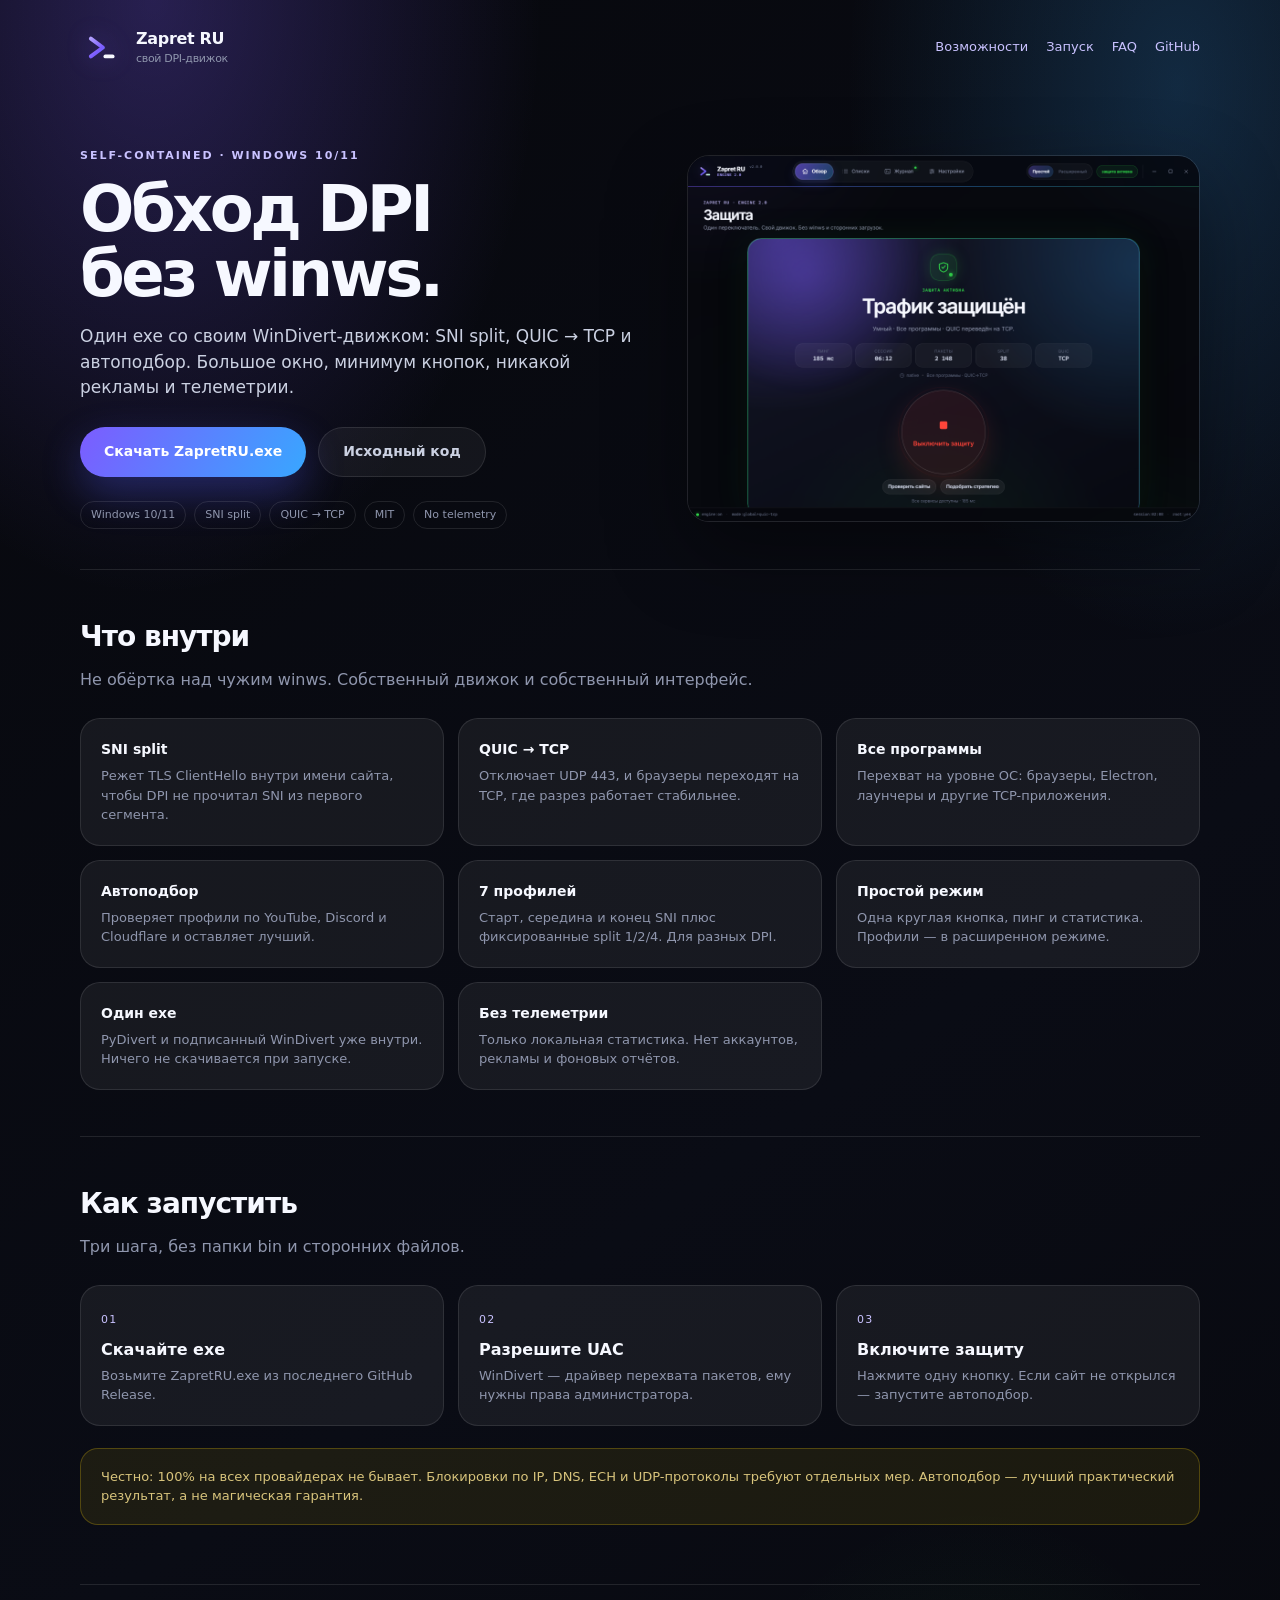
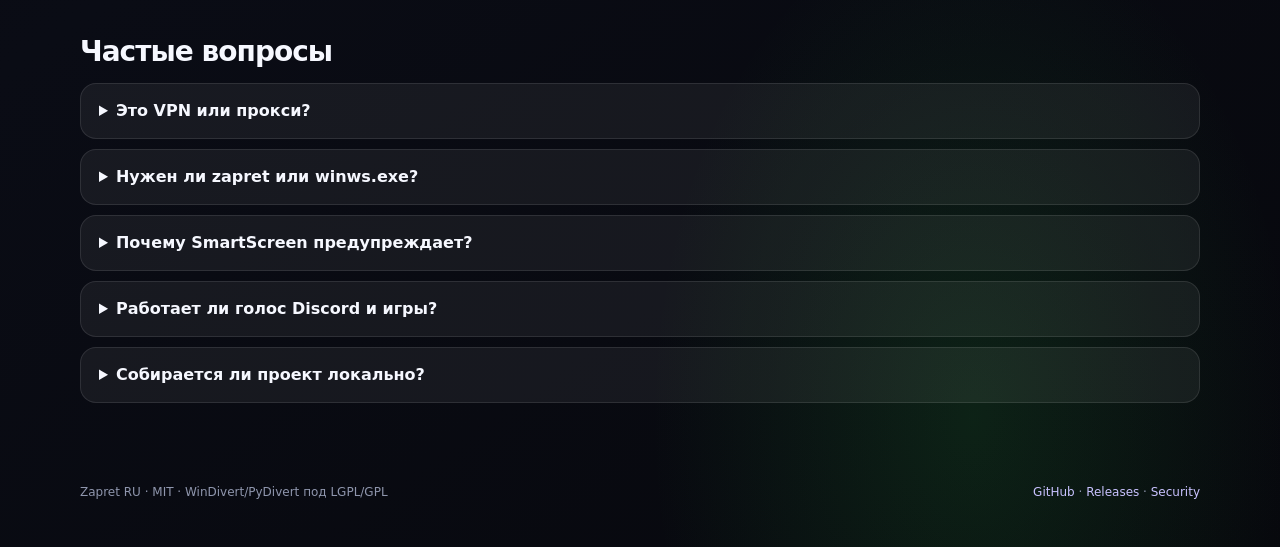
<file: docs/index.html>
<!DOCTYPE html>
<html lang="ru">
<head>
  <meta charset="utf-8">
  <meta name="viewport" content="width=device-width, initial-scale=1">
  <title>Zapret RU — свой DPI-движок для Windows</title>
  <meta name="description" content="Zapret RU — самостоятельный обход DPI для Windows: свой WinDivert-движок, SNI split, QUIC → TCP, один exe, большое окно и автоподбор. Без winws, рекламы и телеметрии.">
  <meta name="keywords" content="zapret, zapret ru, обход блокировок, DPI bypass, YouTube, Discord, QUIC, SNI split, WinDivert, Windows, ТСПУ, desync">
  <meta property="og:title" content="Zapret RU — свой DPI-движок для Windows">
  <meta property="og:description" content="Один exe. Свой движок. SNI split и QUIC → TCP. Без winws, рекламы и телеметрии.">
  <meta property="og:type" content="website">
  <meta property="og:url" content="https://garakil.github.io/zapret-ru/">
  <meta property="og:image" content="https://garakil.github.io/zapret-ru/social-preview.png">
  <meta name="twitter:card" content="summary_large_image">
  <link rel="canonical" href="https://garakil.github.io/zapret-ru/">
  <link rel="icon" href="screenshots/home.png">
  <style>
    :root {
      --bg: #07080d;
      --panel: rgba(255, 255, 255, 0.06);
      --line: rgba(255, 255, 255, 0.1);
      --text: #f6f8ff;
      --soft: #cbd1e2;
      --muted: #8f96ad;
      --accent: #7c5cff;
      --accent2: #38a7ff;
      --green: #32d74b;
    }
    * { box-sizing: border-box; }
    html, body { margin: 0; padding: 0; background: var(--bg); color: var(--text); }
    body {
      font-family: "Segoe UI", Inter, system-ui, -apple-system, sans-serif;
      line-height: 1.5;
      background:
        radial-gradient(46% 42% at 12% 0%, rgba(124, 92, 255, 0.28), transparent 66%),
        radial-gradient(38% 38% at 92% 4%, rgba(56, 167, 255, 0.2), transparent 68%),
        radial-gradient(36% 34% at 76% 94%, rgba(50, 215, 75, 0.12), transparent 70%),
        linear-gradient(145deg, #07080d, #0a0c15 55%, #07080d);
      min-height: 100vh;
    }
    a { color: #c9c2ff; text-decoration: none; }
    a:hover { color: #fff; }
    .wrap { width: min(1120px, calc(100% - 40px)); margin: 0 auto; }
    header { padding: 26px 0; display: flex; align-items: center; gap: 14px; }
    .logo { width: 42px; height: 42px; display: grid; place-items: center; background: transparent; filter: drop-shadow(0 0 12px rgba(124,92,255,.4)); }
    .logo svg { width: 37px; height: 37px; }
    .brand { font-weight: 700; letter-spacing: -0.02em; }
    .brand small { display: block; color: var(--muted); font-weight: 400; font-size: 11px; }
    header nav { margin-left: auto; display: flex; gap: 18px; color: var(--muted); font-size: 13px; }
    .hero { display: grid; grid-template-columns: 1.05fr .95fr; gap: 40px; align-items: center; padding: 54px 0 40px; }
    .kicker { color: #c9c2ff; font-size: 11px; letter-spacing: .18em; font-weight: 700; }
    h1 { font-size: clamp(38px, 5vw, 64px); line-height: 1.02; letter-spacing: -0.055em; margin: 12px 0 16px; }
    .lead { color: var(--soft); font-size: 17px; max-width: 590px; }
    .actions { display: flex; flex-wrap: wrap; gap: 12px; margin-top: 26px; }
    .btn { display: inline-flex; align-items: center; justify-content: center; height: 50px; padding: 0 24px; border-radius: 999px; font-weight: 700; font-size: 14px; }
    .btn-primary { color: #fff; background: linear-gradient(120deg, var(--accent), var(--accent2)); box-shadow: 0 16px 40px rgba(83,94,255,.32); }
    .btn-secondary { color: var(--soft); border: 1px solid var(--line); background: rgba(255,255,255,.05); }
    .shot { border: 1px solid var(--line); border-radius: 22px; overflow: hidden; box-shadow: 0 30px 80px rgba(0,0,0,.4); }
    .shot img { display: block; width: 100%; height: auto; }
    .tags { display: flex; flex-wrap: wrap; gap: 8px; margin-top: 24px; }
    .tag { color: var(--muted); border: 1px solid var(--line); border-radius: 999px; padding: 5px 10px; font-size: 11px; }
    section { padding: 46px 0; border-top: 1px solid var(--line); }
    h2 { font-size: 28px; letter-spacing: -0.035em; margin: 0 0 10px; }
    .sub { color: var(--muted); margin: 0 0 26px; }
    .grid { display: grid; grid-template-columns: repeat(3, 1fr); gap: 14px; }
    .card { border: 1px solid var(--line); border-radius: 20px; padding: 20px; background: var(--panel); }
    .card b { display: block; margin-bottom: 6px; font-size: 14px; }
    .card p { margin: 0; color: var(--muted); font-size: 13px; }
    .steps { display: grid; grid-template-columns: repeat(3, 1fr); gap: 14px; counter-reset: step; }
    .step { border: 1px solid var(--line); border-radius: 20px; padding: 20px; background: var(--panel); }
    .step::before { counter-increment: step; content: "0" counter(step); color: #c9c2ff; font-size: 11px; letter-spacing: .12em; }
    .step b { display: block; margin: 8px 0 4px; }
    .step p { margin: 0; color: var(--muted); font-size: 13px; }
    .notice { border: 1px solid rgba(255,214,10,.24); background: rgba(255,214,10,.08); border-radius: 18px; padding: 18px 20px; color: #d8c47c; font-size: 13px; }
    .faq { display: grid; gap: 10px; }
    details { border: 1px solid var(--line); border-radius: 16px; padding: 15px 18px; background: var(--panel); }
    summary { cursor: pointer; font-weight: 600; }
    details p { color: var(--muted); font-size: 13px; margin: 10px 0 0; }
    footer { padding: 34px 0 46px; color: var(--muted); font-size: 12px; display: flex; justify-content: space-between; gap: 20px; flex-wrap: wrap; }
    @media (max-width: 860px) {
      .hero { grid-template-columns: 1fr; padding-top: 28px; }
      .grid, .steps { grid-template-columns: 1fr; }
      header nav { display: none; }
    }
  </style>
</head>
<body>
  <div class="wrap">
    <header>
      <span class="logo" aria-hidden="true">
        <svg viewBox="0 0 32 32"><defs><linearGradient id="homeLogo" x1="4" y1="4" x2="28" y2="28" gradientUnits="userSpaceOnUse"><stop offset="0" stop-color="#C5B8FF"/><stop offset=".5" stop-color="#7C5CFF"/><stop offset="1" stop-color="#38A7FF"/></linearGradient></defs><path d="M6.8 8.3 17.2 16 6.8 23.7" fill="none" stroke="url(#homeLogo)" stroke-width="3.4" stroke-linecap="round" stroke-linejoin="round"/><path d="M19.4 23.7h6.2" fill="none" stroke="#F6F8FF" stroke-width="3.4" stroke-linecap="round"/></svg>
      </span>
      <div class="brand">Zapret RU<small>свой DPI-движок</small></div>
      <nav>
        <a href="#features">Возможности</a>
        <a href="#start">Запуск</a>
        <a href="#faq">FAQ</a>
        <a href="https://github.com/GARAKIL/zapret-ru">GitHub</a>
      </nav>
    </header>

    <main>
      <div class="hero">
        <div>
          <div class="kicker">SELF-CONTAINED · WINDOWS 10/11</div>
          <h1>Обход DPI<br>без winws.</h1>
          <p class="lead">Один exe со своим WinDivert-движком: SNI split, QUIC → TCP и автоподбор. Большое окно, минимум кнопок, никакой рекламы и телеметрии.</p>
          <div class="actions">
            <a class="btn btn-primary" href="https://github.com/GARAKIL/zapret-ru/releases/latest">Скачать ZapretRU.exe</a>
            <a class="btn btn-secondary" href="https://github.com/GARAKIL/zapret-ru">Исходный код</a>
          </div>
          <div class="tags">
            <span class="tag">Windows 10/11</span>
            <span class="tag">SNI split</span>
            <span class="tag">QUIC → TCP</span>
            <span class="tag">MIT</span>
            <span class="tag">No telemetry</span>
          </div>
        </div>
        <div class="shot">
          <img src="screenshots/home.png" alt="Интерфейс Zapret RU" loading="eager">
        </div>
      </div>

      <section id="features">
        <h2>Что внутри</h2>
        <p class="sub">Не обёртка над чужим winws. Собственный движок и собственный интерфейс.</p>
        <div class="grid">
          <div class="card"><b>SNI split</b><p>Режет TLS ClientHello внутри имени сайта, чтобы DPI не прочитал SNI из первого сегмента.</p></div>
          <div class="card"><b>QUIC → TCP</b><p>Отключает UDP 443, и браузеры переходят на TCP, где разрез работает стабильнее.</p></div>
          <div class="card"><b>Все программы</b><p>Перехват на уровне ОС: браузеры, Electron, лаунчеры и другие TCP-приложения.</p></div>
          <div class="card"><b>Автоподбор</b><p>Проверяет профили по YouTube, Discord и Cloudflare и оставляет лучший.</p></div>
          <div class="card"><b>7 профилей</b><p>Старт, середина и конец SNI плюс фиксированные split 1/2/4. Для разных DPI.</p></div>
          <div class="card"><b>Простой режим</b><p>Одна круглая кнопка, пинг и статистика. Профили — в расширенном режиме.</p></div>
          <div class="card"><b>Один exe</b><p>PyDivert и подписанный WinDivert уже внутри. Ничего не скачивается при запуске.</p></div>
          <div class="card"><b>Без телеметрии</b><p>Только локальная статистика. Нет аккаунтов, рекламы и фоновых отчётов.</p></div>
        </div>
      </section>

      <section id="start">
        <h2>Как запустить</h2>
        <p class="sub">Три шага, без папки bin и сторонних файлов.</p>
        <div class="steps">
          <div class="step"><b>Скачайте exe</b><p>Возьмите ZapretRU.exe из последнего GitHub Release.</p></div>
          <div class="step"><b>Разрешите UAC</b><p>WinDivert — драйвер перехвата пакетов, ему нужны права администратора.</p></div>
          <div class="step"><b>Включите защиту</b><p>Нажмите одну кнопку. Если сайт не открылся — запустите автоподбор.</p></div>
        </div>
        <p class="notice" style="margin-top:22px">Честно: 100% на всех провайдерах не бывает. Блокировки по IP, DNS, ECH и UDP-протоколы требуют отдельных мер. Автоподбор — лучший практический результат, а не магическая гарантия.</p>
      </section>

      <section id="faq">
        <h2>Частые вопросы</h2>
        <div class="faq">
          <details><summary>Это VPN или прокси?</summary><p>Нет. Трафик не идёт через чужие серверы. Движок меняет сегментацию TCP на вашем ПК, поэтому пинг не растёт из-за плеча маршрутизации.</p></details>
          <details><summary>Нужен ли zapret или winws.exe?</summary><p>Нет. Zapret RU 2.0.0 содержит собственный движок и встроенный WinDivert. Папка bin не нужна.</p></details>
          <details><summary>Почему SmartScreen предупреждает?</summary><p>Сборка не подписана сертификатом Authenticode, а драйвер перехвата пакетов часто вызывает вопросы антивирусов. Проверяйте SHA-256 из релиза.</p></details>
          <details><summary>Работает ли голос Discord и игры?</summary><p>Движок оптимизирован для TCP-сайтов и приложений. UDP 443 блокируется для перехода на TCP; голосовые UDP-порты остаются без изменений и могут требовать отдельных мер.</p></details>
          <details><summary>Собирается ли проект локально?</summary><p>Да. Нужны Python 3.11+, Node для проверки JS и Nuitka. Команда: <code>build.bat</code>. Инструкция — в README.</p></details>
        </div>
      </section>
    </main>

    <footer>
      <span>Zapret RU · MIT · WinDivert/PyDivert под LGPL/GPL</span>
      <span><a href="https://github.com/GARAKIL/zapret-ru">GitHub</a> · <a href="https://github.com/GARAKIL/zapret-ru/releases">Releases</a> · <a href="https://github.com/GARAKIL/zapret-ru/blob/main/SECURITY.md">Security</a></span>
    </footer>
  </div>
</body>
</html>
</file>
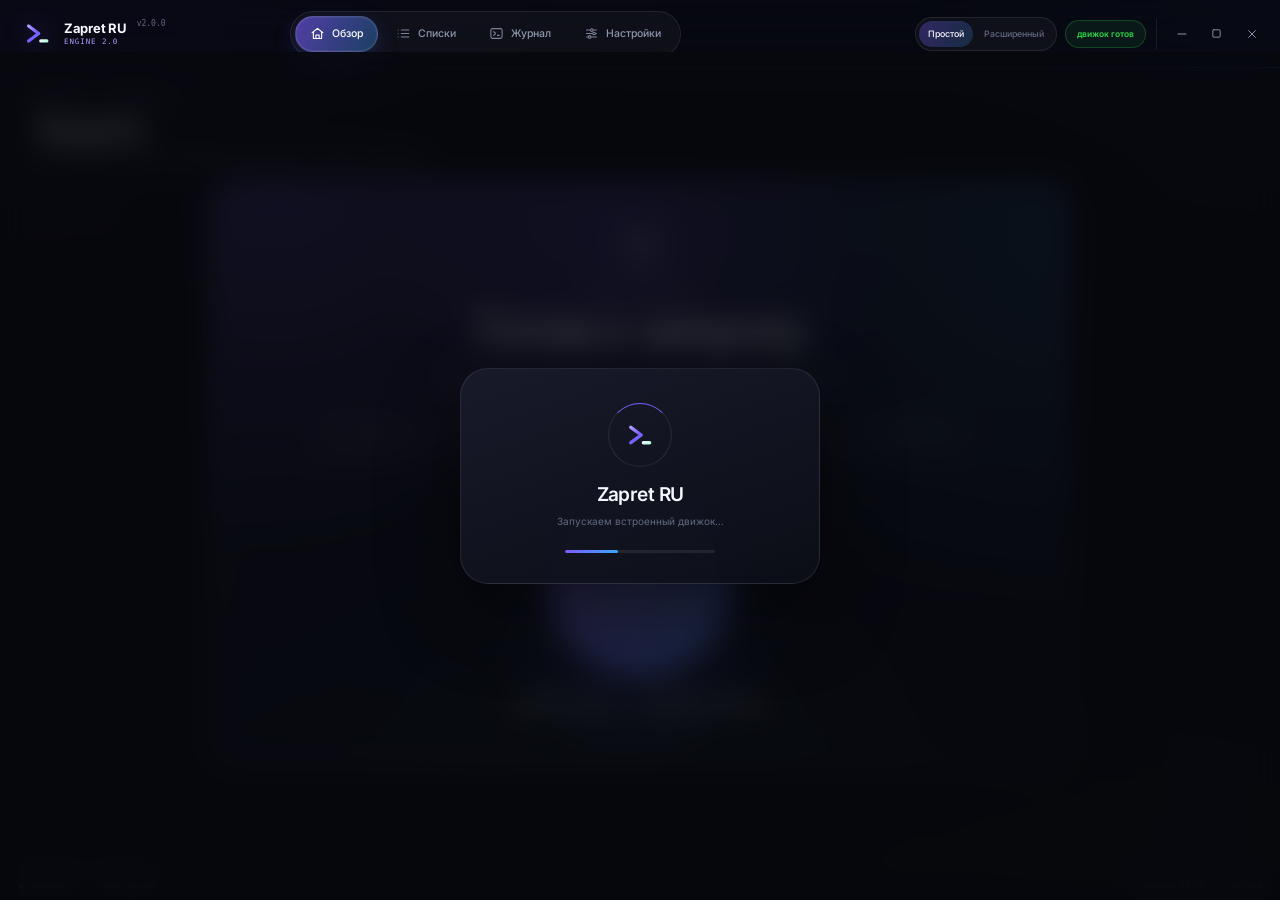
<file: ui/index.html>
<!DOCTYPE html>
<html lang="ru">
<head>
  <meta charset="UTF-8">
  <meta name="viewport" content="width=device-width, initial-scale=1, maximum-scale=1">
  <meta http-equiv="Content-Security-Policy"
        content="default-src 'none'; script-src 'self' 'unsafe-eval'; style-src 'self'; font-src 'self'; img-src 'self' data:; base-uri 'none'; form-action 'none';">
  <!-- 'unsafe-eval' is required by PyWebView's local js_api bridge. No remote
       scripts, styles, images or network requests are loaded by this page. -->
  <link rel="icon" type="image/png" href="../assets/icon.png">
  <title>Zapret RU</title>
  <link rel="stylesheet" href="style.css?v=4.0.1">
  <script src="app.js?v=4.0.1" defer></script>
</head>
<body>
  <svg class="svg-sprite" xmlns="http://www.w3.org/2000/svg" aria-hidden="true">
    <defs>
      <linearGradient id="logoGrad" x1="4" y1="4" x2="28" y2="28" gradientUnits="userSpaceOnUse">
        <stop offset="0" stop-color="#C5B8FF"/>
        <stop offset="0.45" stop-color="#7C5CFF"/>
        <stop offset="1" stop-color="#38A7FF"/>
      </linearGradient>
      <linearGradient id="logoLine" x1="18" y1="20" x2="30" y2="24" gradientUnits="userSpaceOnUse">
        <stop offset="0" stop-color="#F6F8FF"/>
        <stop offset="1" stop-color="#9FFFD0"/>
      </linearGradient>
    </defs>
    <symbol id="i-logo" viewBox="0 0 32 32">
      <path d="M6.8 8.3 17.2 16 6.8 23.7" fill="none" stroke="url(#logoGrad)" stroke-width="3.4" stroke-linecap="round" stroke-linejoin="round"/>
      <path d="M19.4 23.7h6.2" fill="none" stroke="url(#logoLine)" stroke-width="3.4" stroke-linecap="round"/>
    </symbol>
    <symbol id="i-home" viewBox="0 0 24 24">
      <path d="m3.4 10.8 8.6-7 8.6 7"/>
      <path d="M5.4 9.3V20h13.2V9.3"/>
      <path d="M9.4 20v-5.7h5.2V20"/>
    </symbol>
    <symbol id="i-list" viewBox="0 0 24 24">
      <path d="M8.5 6.5h12M8.5 12h12M8.5 17.5h12"/>
      <path d="M3.5 6.5h.01M3.5 12h.01M3.5 17.5h.01"/>
    </symbol>
    <symbol id="i-terminal" viewBox="0 0 24 24">
      <rect x="3" y="4.2" width="18" height="15.6" rx="3"/>
      <path d="m7.5 9 3 3-3 3M13.5 15h3"/>
    </symbol>
    <symbol id="i-settings" viewBox="0 0 24 24">
      <path d="M4 6.5h5.6M15.4 6.5H20M4 12h9.2M19 12h1M4 17.5h2.2M11.8 17.5H20"/>
      <circle cx="12.5" cy="6.5" r="2.1"/>
      <circle cx="16.1" cy="12" r="2.1"/>
      <circle cx="9" cy="17.5" r="2.1"/>
    </symbol>
    <symbol id="i-play" viewBox="0 0 24 24">
      <path d="M8.2 5.7c0-.9 1-1.5 1.8-1l9 6.3c.7.5.7 1.5 0 2l-9 6.3c-.8.5-1.8-.1-1.8-1V5.7Z" fill="currentColor" stroke="none"/>
    </symbol>
    <symbol id="i-stop" viewBox="0 0 24 24">
      <rect x="6.4" y="6.4" width="11.2" height="11.2" rx="2.2" fill="currentColor" stroke="none"/>
    </symbol>
    <symbol id="i-shield" viewBox="0 0 24 24">
      <path d="M12 3.1 20 6v6.3c0 4-3.3 7.2-8 8.6-4.7-1.4-8-4.6-8-8.6V6l8-2.9Z"/>
    </symbol>
    <symbol id="i-shield-check" viewBox="0 0 24 24">
      <path d="M12 3.1 20 6v6.3c0 4-3.3 7.2-8 8.6-4.7-1.4-8-4.6-8-8.6V6l8-2.9Z"/>
      <path d="m8.6 11.7 2.2 2.2 4.7-5"/>
    </symbol>
    <symbol id="i-chevron-down" viewBox="0 0 24 24">
      <path d="m6.5 9.2 5.5 5.6 5.5-5.6"/>
    </symbol>
    <symbol id="i-globe" viewBox="0 0 24 24">
      <circle cx="12" cy="12" r="8.7"/>
      <path d="M3.6 12h16.8M12 3.3c2.5 2.4 3.8 5.4 3.8 8.7S14.5 18.3 12 20.7C9.5 18.3 8.2 15.3 8.2 12S9.5 5.7 12 3.3Z"/>
    </symbol>
    <symbol id="i-layers" viewBox="0 0 24 24">
      <path d="m12 3.6 8.4 4.2L12 12 3.6 7.8 12 3.6Z"/>
      <path d="m4.5 12.1 7.5 3.8 7.5-3.8M4.5 16.3l7.5 3.8 7.5-3.8"/>
    </symbol>
    <symbol id="i-activity" viewBox="0 0 24 24">
      <path d="M3.3 12h4.2l2.2-5.7 4.6 11.4 2.2-5.7h4.2"/>
    </symbol>
    <symbol id="i-refresh" viewBox="0 0 24 24">
      <path d="M20 7.4v4.8h-4.8M4 16.6v-4.8h4.8"/>
      <path d="M6.1 8.3A7.4 7.4 0 0 1 19.6 11M4.4 13A7.4 7.4 0 0 0 17.9 15.7"/>
    </symbol>
    <symbol id="i-folder" viewBox="0 0 24 24">
      <path d="M3.2 7.7c0-1.1.9-2 2-2h4l2 2.3h7.6c1.1 0 2 .9 2 2v7.4c0 1.1-.9 2-2 2H5.2c-1.1 0-2-.9-2-2V7.7Z"/>
    </symbol>
    <symbol id="i-copy" viewBox="0 0 24 24">
      <rect x="8.2" y="8.2" width="11.6" height="12.2" rx="2.2"/>
      <path d="M15.8 8.2V5.8c0-1-.8-1.8-1.8-1.8H5.8C4.8 4 4 4.8 4 5.8v9.4c0 1 .8 1.8 1.8 1.8h2.4"/>
    </symbol>
    <symbol id="i-trash" viewBox="0 0 24 24">
      <path d="M4.2 6.7h15.6M9.2 3.8h5.6l.8 2.9H8.4l.8-2.9ZM6.4 6.7l.9 13.5h9.4l.9-13.5M10 10.3v6.3M14 10.3v6.3"/>
    </symbol>
    <symbol id="i-save" viewBox="0 0 24 24">
      <path d="M4.2 5.5c0-1 .8-1.8 1.8-1.8h10.1l3.9 3.9v10.9c0 1-.8 1.8-1.8 1.8H6c-1 0-1.8-.8-1.8-1.8V5.5Z"/>
      <path d="M7.5 3.7v5.2h8V3.7M7.8 20.3v-6.1h8.4v6.1"/>
    </symbol>
    <symbol id="i-external" viewBox="0 0 24 24">
      <path d="M14 4.3h5.7V10M19.3 4.7l-8.2 8.2"/>
      <path d="M18 13.8v4.8c0 1-.8 1.8-1.8 1.8H5.5c-1 0-1.8-.8-1.8-1.8V7.9c0-1 .8-1.8 1.8-1.8h4.8"/>
    </symbol>
    <symbol id="i-minimize" viewBox="0 0 24 24">
      <path d="M5.2 12h13.6"/>
    </symbol>
    <symbol id="i-maximize" viewBox="0 0 24 24">
      <rect x="5.2" y="5.2" width="13.6" height="13.6" rx="2"/>
    </symbol>
    <symbol id="i-restore" viewBox="0 0 24 24">
      <path d="M8 8V5.6c0-.8.6-1.4 1.4-1.4h9c.8 0 1.4.6 1.4 1.4v9c0 .8-.6 1.4-1.4 1.4H16"/>
      <rect x="5.2" y="8.2" width="10.6" height="10.6" rx="1.8"/>
    </symbol>
    <symbol id="i-tray" viewBox="0 0 24 24">
      <path d="M4.2 4.2h15.6v7H4.2zM3.2 20h17.6M8.2 13.7l3.8 3.8 3.8-3.8"/>
    </symbol>
    <symbol id="i-close" viewBox="0 0 24 24">
      <path d="m6.2 6.2 11.6 11.6M17.8 6.2 6.2 17.8"/>
    </symbol>
    <symbol id="i-check" viewBox="0 0 24 24">
      <path d="m5 12.5 4.4 4.4L19 6.8"/>
    </symbol>
    <symbol id="i-alert" viewBox="0 0 24 24">
      <path d="M10.3 4.6 2.8 17.5c-.8 1.3.2 3 1.7 3h15c1.5 0 2.5-1.7 1.7-3L13.7 4.6c-.7-1.3-2.6-1.3-3.4 0Z"/>
      <path d="M12 9v4.4M12 17.2h.01"/>
    </symbol>
    <symbol id="i-info" viewBox="0 0 24 24">
      <circle cx="12" cy="12" r="9"/>
      <path d="M12 10.6v6M12 7.5h.01"/>
    </symbol>
    <symbol id="i-clock" viewBox="0 0 24 24">
      <circle cx="12" cy="12" r="8.7"/>
      <path d="M12 6.8V12l3.3 2"/>
    </symbol>
    <symbol id="i-video" viewBox="0 0 24 24">
      <rect x="2.8" y="5.2" width="18.4" height="13.6" rx="4"/>
      <path d="m10.2 9.2 5.2 2.8-5.2 2.8V9.2Z" fill="currentColor" stroke="none"/>
    </symbol>
    <symbol id="i-chat" viewBox="0 0 24 24">
      <path d="M20.8 11.1c0 4.4-3.9 7.6-8.8 7.6-1 0-2-.1-2.9-.4l-4.2 1.9 1.1-3.7c-1.5-1.4-2.4-3.3-2.4-5.4 0-4.4 3.9-7.6 8.8-7.6s8.4 3.2 8.4 7.6Z"/>
      <path d="M8.3 10.7h.01M12 10.7h.01M15.7 10.7h.01"/>
    </symbol>
    <symbol id="i-cloud" viewBox="0 0 24 24">
      <path d="M7.3 18.8h10.1a4.1 4.1 0 0 0 .6-8.2A6.2 6.2 0 0 0 6 9.6a4.7 4.7 0 0 0 1.3 9.2Z"/>
    </symbol>
    <symbol id="i-command" viewBox="0 0 24 24">
      <path d="M8.2 4.2a3 3 0 1 1 3 3v9.6a3 3 0 1 1-3-3h7.6a3 3 0 1 1-3 3V7.2a3 3 0 1 1 3-3H8.2Z"/>
    </symbol>
    <symbol id="i-file" viewBox="0 0 24 24">
      <path d="M6.2 3.5h7.3l4.3 4.3v12.7H6.2V3.5Z"/>
      <path d="M13.2 3.8v4.4h4.2M9 12h6M9 15.5h6"/>
    </symbol>
    <symbol id="i-scroll" viewBox="0 0 24 24">
      <path d="M12 4.5v15M6.8 14.3 12 19.5l5.2-5.2"/>
    </symbol>
    <symbol id="i-shield-alert" viewBox="0 0 24 24">
      <path d="M12 3.1 20 6v6.3c0 4-3.3 7.2-8 8.6-4.7-1.4-8-4.6-8-8.6V6l8-2.9Z"/>
      <path d="M12 8.2v4.7M12 16.3h.01"/>
    </symbol>
    <symbol id="i-server" viewBox="0 0 24 24">
      <rect x="3.2" y="3.6" width="17.6" height="6.4" rx="2"/>
      <rect x="3.2" y="14" width="17.6" height="6.4" rx="2"/>
      <path d="M7 6.8h.01M7 17.2h.01M11 6.8h6M11 17.2h6"/>
    </symbol>
    <symbol id="i-bolt" viewBox="0 0 24 24">
      <path d="m13.2 2.8-8.4 11h6.3l-1.2 7.4 8.5-11.2h-6.2l1-7.2Z"/>
    </symbol>
    <symbol id="i-lock" viewBox="0 0 24 24">
      <rect x="4.2" y="10.2" width="15.6" height="10.4" rx="3"/>
      <path d="M8 10.2V7.8a4 4 0 0 1 8 0v2.4M12 14.2v2.5"/>
    </symbol>
    <symbol id="i-gauge" viewBox="0 0 24 24">
      <path d="M4.3 17.4a8.8 8.8 0 1 1 15.4 0"/>
      <path d="m12 13.2 3.8-4.2M7 17.4h10"/>
    </symbol>
  </svg>

  <div class="app-shell" id="app">
    <header class="topbar">
      <div class="topbar-brand pywebview-drag-region" id="titlebar-drag">
        <span class="brand-mark" aria-hidden="true">
          <svg class="icon icon-26"><use href="#i-logo"></use></svg>
        </span>
        <span class="brand-copy">
          <strong>Zapret RU</strong>
          <small>engine 2.0</small>
        </span>
        <span class="brand-version" id="app-version">v2.0.0</span>
      </div>

      <nav class="tabs" role="tablist" aria-label="Разделы приложения">
        <button class="tab active" id="tab-home" data-tab="home" type="button" role="tab" aria-selected="true" aria-controls="view-home">
          <svg class="icon"><use href="#i-home"></use></svg><span>Обзор</span>
        </button>
        <button class="tab" id="tab-lists" data-tab="lists" type="button" role="tab" aria-selected="false" aria-controls="view-lists" tabindex="-1">
          <svg class="icon"><use href="#i-list"></use></svg><span>Списки</span>
        </button>
        <button class="tab" id="tab-logs" data-tab="logs" type="button" role="tab" aria-selected="false" aria-controls="view-logs" tabindex="-1">
          <svg class="icon"><use href="#i-terminal"></use></svg><span>Журнал</span>
          <span class="tab-live" id="tab-log-live" hidden aria-hidden="true"></span>
        </button>
        <button class="tab" id="tab-settings" data-tab="settings" type="button" role="tab" aria-selected="false" aria-controls="view-settings" tabindex="-1">
          <svg class="icon"><use href="#i-settings"></use></svg><span>Настройки</span>
        </button>
      </nav>

      <div class="topbar-actions">
        <div class="view-mode" id="view-mode" role="group" aria-label="Режим интерфейса">
          <button class="active" type="button" data-ui-mode="simple" aria-pressed="true">Простой</button>
          <button type="button" data-ui-mode="advanced" aria-pressed="false">Расширенный</button>
        </div>
        <span class="status-chip" id="engine-chip">движок готов</span>
        <div class="window-controls">
          <button class="window-btn" id="btn-minimize" type="button" title="Свернуть" aria-label="Свернуть окно">
            <svg class="icon icon-14"><use href="#i-minimize"></use></svg>
          </button>
          <button class="window-btn" id="btn-maximize" type="button" title="Развернуть" aria-label="Развернуть окно">
            <svg class="icon icon-13"><use href="#i-maximize"></use></svg>
          </button>
          <button class="window-btn window-btn-close" id="btn-window-close" type="button" title="Закрыть" aria-label="Закрыть окно">
            <svg class="icon icon-14"><use href="#i-close"></use></svg>
          </button>
        </div>
      </div>
    </header>

    <main class="viewport" id="viewport">
        <!-- Обзор -->
        <section class="view home-view active" id="view-home" role="tabpanel" aria-labelledby="tab-home">
          <div class="page-head">
            <div>
              <span class="page-kicker">ZAPRET RU · ENGINE 2.0</span>
              <h1>Защита</h1>
              <p>Один переключатель. Свой движок. Без winws и сторонних загрузок.</p>
            </div>
          </div>

          <div class="banner banner-warning" id="engine-banner" role="status" hidden>
            <div class="banner-main">
              <span class="banner-icon"><svg class="icon"><use href="#i-alert"></use></svg></span>
              <div class="banner-copy">
                <strong id="banner-title">Проверьте движок</strong>
                <span id="banner-text">Нужны права администратора.</span>
              </div>
            </div>
            <div class="banner-actions">
              <button class="text-btn" id="banner-check" type="button">Проверить снова</button>
              <button class="text-btn text-btn-accent" id="banner-open" type="button">Открыть папку</button>
            </div>
          </div>

          <div class="home-grid">
            <div class="home-main">
              <section class="hero" id="hero" aria-live="polite">
                <div class="hero-glow" aria-hidden="true"></div>
                <div class="hero-top">
                  <div class="hero-mark" id="hero-mark" aria-hidden="true">
                    <svg class="icon icon-28"><use href="#i-shield-check"></use></svg>
                    <span class="hero-pulse"></span>
                  </div>
                  <div class="hero-copy">
                    <div class="eyebrow" id="status-eyebrow">ЗАЩИТА ВЫКЛЮЧЕНА</div>
                    <h1 id="status-title">Готов к запуску</h1>
                  </div>
                </div>
                <p class="hero-sub" id="status-sub">Нажмите одну кнопку — движок сам выберет рабочую стратегию.</p>
                <div class="hero-metrics">
                  <div class="metric">
                    <span>пинг</span>
                    <b id="stat-ping">—</b>
                  </div>
                  <div class="metric">
                    <span>сессия</span>
                    <b id="uptime">00:00</b>
                  </div>
                  <div class="metric">
                    <span>пакеты</span>
                    <b id="stat-packets">—</b>
                  </div>
                  <div class="metric">
                    <span>split</span>
                    <b id="stat-split">—</b>
                  </div>
                  <div class="metric">
                    <span>QUIC</span>
                    <b id="stat-quic">—</b>
                  </div>
                </div>
                <div class="hero-foot" id="hero-foot" hidden>
                  <span><svg class="icon icon-12"><use href="#i-clock"></use></svg><span id="pid">—</span></span>
                  <span class="hero-foot-dot"></span>
                  <span id="active-mode">—</span>
                </div>
                <button class="btn btn-primary btn-start" id="btn-toggle" type="button" data-state="off">
                  <span class="btn-icon-wrap">
                    <svg class="icon btn-icon" id="toggle-icon"><use href="#i-play"></use></svg>
                    <span class="spinner spinner-light" aria-hidden="true"></span>
                  </span>
                  <span id="toggle-label">Включить защиту</span>
                </button>
                <div class="simple-actions" id="simple-actions">
                  <button class="btn btn-secondary btn-small" id="btn-simple-check" type="button">Проверить сайты</button>
                  <button class="btn btn-secondary btn-small" id="btn-simple-autotune" type="button">Подобрать стратегию</button>
                </div>
                <p class="simple-note" id="simple-note">Проверка ещё не запускалась.</p>
                <div class="reapply-bar" id="reapply-bar" hidden>
                  <span>Настройки изменены</span>
                  <button class="text-btn text-btn-accent" id="btn-reapply" type="button">Применить</button>
                </div>
              </section>

              <div class="card diag-card">
                <div class="diag-head">
                  <div>
                    <span class="card-title">Проверка сайтов</span>
                    <span class="card-sub">YouTube · Discord · Cloudflare · таймаут 3 с</span>
                  </div>
                  <div class="diag-actions">
                    <button class="icon-btn" id="btn-test" type="button" title="Проверить доступ" aria-label="Проверить доступ">
                      <span class="spinner" aria-hidden="true"></span>
                      <svg class="icon button-leading"><use href="#i-activity"></use></svg>
                    </button>
                    <button class="icon-btn" id="btn-autotune" type="button" title="Автоподбор стратегии" aria-label="Автоподбор стратегии">
                      <span class="spinner" aria-hidden="true"></span>
                      <svg class="icon button-leading"><use href="#i-refresh"></use></svg>
                    </button>
                  </div>
                </div>
                <div class="service-grid" id="service-grid">
                  <div class="service-item" data-service="youtube">
                    <span class="service-name"><svg class="icon service-icon"><use href="#i-video"></use></svg>YouTube</span>
                    <span class="service-meta">—</span>
                    <span class="service-status"><span class="status-dot"></span></span>
                  </div>
                  <div class="service-item" data-service="discord">
                    <span class="service-name"><svg class="icon service-icon"><use href="#i-chat"></use></svg>Discord</span>
                    <span class="service-meta">—</span>
                    <span class="service-status"><span class="status-dot"></span></span>
                  </div>
                  <div class="service-item" data-service="cloudflare">
                    <span class="service-name"><svg class="icon service-icon"><use href="#i-cloud"></use></svg>Cloudflare</span>
                    <span class="service-meta">—</span>
                    <span class="service-status"><span class="status-dot"></span></span>
                  </div>
                </div>
                <p class="diag-foot" id="diag-foot">Проверка идёт напрямую, без прокси и лишнего пинга.</p>
                <span class="sr-only" id="btn-test-label">Тест</span>
                <span class="sr-only" id="btn-autotune-label">Подбор</span>
              </div>
            </div>

            <div class="home-side">
              <div class="card field-card">
                <div class="field-head">
                  <label class="field-label" for="preset-select">Стратегия</label>
                  <span class="badge" id="preset-badge">Рекомендуется</span>
                </div>
                <div class="select-wrap">
                  <svg class="icon select-leading" aria-hidden="true"><use href="#i-layers"></use></svg>
                  <select id="preset-select" aria-describedby="preset-desc"></select>
                  <svg class="icon select-arrow" aria-hidden="true"><use href="#i-chevron-down"></use></svg>
                </div>
                <p class="field-desc" id="preset-desc">SNI Split + QUIC → TCP.</p>
                <p class="field-caution" id="preset-caution" hidden></p>
              </div>

              <div class="card mode-card">
                <div class="field-head">
                  <span class="field-label">Охват</span>
                  <span class="mini-tag" id="mode-scope">все программы</span>
                </div>
                <div class="segmented" id="mode-seg" role="group" aria-label="Режим обхода">
                  <button class="seg-btn active" type="button" data-mode="global" aria-pressed="true">
                    <svg class="icon"><use href="#i-globe"></use></svg><span>Всё</span>
                  </button>
                  <button class="seg-btn" type="button" data-mode="list" aria-pressed="false">
                    <svg class="icon"><use href="#i-list"></use></svg><span>По списку</span>
                  </button>
                </div>
                <p class="mode-note" id="mode-note">TCP 80/443 для всех программ, кроме списка исключений.</p>
                <div class="divider"></div>
                <div class="toggle-row">
                  <span class="row-icon"><svg class="icon"><use href="#i-bolt"></use></svg></span>
                  <div class="row-copy">
                    <div class="row-title">QUIC → TCP</div>
                    <p class="row-sub">Браузеры идут по TCP, где split работает стабильнее</p>
                  </div>
                  <label class="switch" title="Блокировать QUIC">
                    <input type="checkbox" id="block-quic-toggle" role="switch" aria-label="Блокировать QUIC">
                    <span class="switch-track" aria-hidden="true"><span class="switch-thumb"></span></span>
                  </label>
                </div>
                <label class="sr-only" aria-hidden="true">
                  <input type="checkbox" id="game-filter" tabindex="-1">
                </label>
              </div>

              <div class="card quick-card">
                <div class="card-head">
                  <div>
                    <span class="card-title">Движок</span>
                    <span class="card-sub">собственный, без winws</span>
                  </div>
                  <span class="status-pill is-ok">native</span>
                </div>
                <div class="quick-rows">
                  <div class="quick-row"><span>Драйвер</span><b>WinDivert</b></div>
                  <div class="quick-row"><span>Разрез</span><b id="quick-split">—</b></div>
                  <div class="quick-row"><span>Режим</span><b id="quick-mode">все программы</b></div>
                </div>
              </div>
            </div>
          </div>
        </section>

        <!-- Списки -->
        <section class="view lists-view" id="view-lists" role="tabpanel" aria-labelledby="tab-lists">
          <div class="page-head">
            <div>
              <span class="page-kicker">ПРАВИЛА</span>
              <h1>Списки</h1>
              <p>Домены для обхода и исключений. Изменения применяются сразу.</p>
            </div>
            <button class="icon-btn" id="btn-open-lists-folder" type="button" title="Открыть папку списков" aria-label="Открыть папку списков">
              <svg class="icon"><use href="#i-folder"></use></svg>
            </button>
          </div>

          <div class="mini-tabs" role="tablist" aria-label="Файл списка">
            <button class="mini-tab active" id="list-tab-general" data-list="general" type="button" role="tab" aria-selected="true">
              Обход <span class="count-pill" id="count-general-pill">0</span>
            </button>
            <button class="mini-tab" id="list-tab-exclude" data-list="exclude" type="button" role="tab" aria-selected="false" tabindex="-1">
              Исключения <span class="count-pill" id="count-exclude-pill">0</span>
            </button>
          </div>

          <div class="editor-card">
            <div class="editor-head">
              <div class="editor-title-wrap">
                <span class="editor-title" id="list-title">Список обхода</span>
                <code class="editor-file" id="list-filename">list-general.txt</code>
              </div>
              <span class="save-state" id="list-save-state">Загрузка…</span>
            </div>
            <div class="editor-body">
              <textarea id="list-editor" spellcheck="false" autocomplete="off" autocapitalize="off" wrap="off" aria-label="Содержимое списка доменов"></textarea>
            </div>
            <div class="editor-foot">
              <span class="editor-stats" id="list-stats">0 доменов</span>
              <button class="btn btn-primary btn-small" id="btn-save-list" type="button" disabled>
                <svg class="icon button-leading"><use href="#i-save"></use></svg>
                <span>Сохранить</span>
              </button>
            </div>
          </div>

          <p class="hint-row">
            <svg class="icon"><use href="#i-info"></use></svg>
            <span id="list-hint-text">По одному домену на строку. Строки с <code>#</code> — комментарии. Движок применяет изменения сразу.</span>
          </p>
        </section>

        <!-- Журнал -->
        <section class="view logs-view" id="view-logs" role="tabpanel" aria-labelledby="tab-logs">
          <div class="page-head">
            <div>
              <span class="page-kicker">СИСТЕМА</span>
              <h1>Журнал</h1>
              <p>События встроенного движка и результаты проверок.</p>
            </div>
            <div class="head-actions">
              <button class="icon-btn" id="btn-copy-logs" type="button" title="Скопировать журнал" aria-label="Скопировать журнал">
                <svg class="icon"><use href="#i-copy"></use></svg>
              </button>
              <button class="icon-btn" id="btn-clear-logs" type="button" title="Очистить журнал" aria-label="Очистить журнал">
                <svg class="icon"><use href="#i-trash"></use></svg>
              </button>
            </div>
          </div>

          <div class="log-card card">
            <div class="log-topbar">
              <span class="log-state">
                <span class="status-dot" id="log-dot"></span>
                <span id="log-state-text">Ожидание запуска</span>
              </span>
              <span class="log-count" id="log-count">0 строк</span>
            </div>
            <div class="log-view" id="log-view" tabindex="0" role="log" aria-label="Журнал движка">
              <div class="empty-state" id="log-empty">
                <svg class="icon icon-22"><use href="#i-terminal"></use></svg>
                <span>Журнал пока пуст</span>
                <small>Здесь появятся события движка после запуска.</small>
              </div>
              <div class="log-lines" id="log-lines"></div>
            </div>
            <button class="scroll-latest" id="btn-scroll-latest" type="button" hidden>
              <svg class="icon icon-14"><use href="#i-scroll"></use></svg>
              К последним
            </button>
          </div>

          <details class="card command-card">
            <summary>
              <span class="summary-left">
                <svg class="icon"><use href="#i-command"></use></svg>
                <span>Параметры движка</span>
              </span>
              <svg class="icon summary-chevron"><use href="#i-chevron-down"></use></svg>
            </summary>
            <div class="command-body">
              <pre id="command-line">Запустите защиту, чтобы увидеть параметры.</pre>
              <button class="btn btn-secondary btn-small" id="btn-copy-command" type="button">
                <svg class="icon button-leading"><use href="#i-copy"></use></svg>
                <span>Копировать</span>
              </button>
            </div>
          </details>
        </section>

        <!-- Настройки -->
        <section class="view settings-view" id="view-settings" role="tabpanel" aria-labelledby="tab-settings">
          <div class="page-head">
            <div>
              <span class="page-kicker">ПРИЛОЖЕНИЕ</span>
              <h1>Настройки</h1>
              <p>Минимум переключателей. Всё остальное работает само.</p>
            </div>
            <span class="version-chip" id="settings-version">v2.0.0</span>
          </div>

          <div class="settings-grid">
            <div class="card settings-card">
              <div class="setting-row">
                <span class="row-icon"><svg class="icon"><use href="#i-shield-check"></use></svg></span>
                <div class="row-copy">
                  <div class="row-title" id="admin-title">Права администратора</div>
                  <p class="row-sub" id="admin-note">Проверка при запуске…</p>
                </div>
                <span class="status-pill" id="admin-pill">—</span>
              </div>
              <div class="divider"></div>
              <div class="setting-row">
                <span class="row-icon"><svg class="icon"><use href="#i-clock"></use></svg></span>
                <div class="row-copy">
                  <div class="row-title">Запускать при входе в Windows</div>
                  <p class="row-sub">Задача планировщика с повышенными правами</p>
                </div>
                <label class="switch">
                  <input type="checkbox" id="autostart-toggle" role="switch" aria-label="Запускать при входе в Windows">
                  <span class="switch-track" aria-hidden="true"><span class="switch-thumb"></span></span>
                </label>
              </div>
              <div class="divider"></div>
              <div class="setting-row">
                <span class="row-icon"><svg class="icon"><use href="#i-tray"></use></svg></span>
                <div class="row-copy">
                  <div class="row-title">Сворачивать в трей</div>
                  <p class="row-sub">Крестик скрывает окно, выход — из меню трея</p>
                </div>
                <label class="switch">
                  <input type="checkbox" id="tray-toggle" role="switch" aria-label="Сворачивать в трей">
                  <span class="switch-track" aria-hidden="true"><span class="switch-thumb"></span></span>
                </label>
              </div>
            </div>

            <div class="card engine-card">
              <div class="card-head">
                <div>
                  <span class="card-title">Движок</span>
                  <span class="card-sub" id="engine-summary">Проверка компонентов</span>
                </div>
                <button class="text-btn" id="btn-refresh-engine" type="button">
                  <svg class="icon icon-12"><use href="#i-refresh"></use></svg>
                  <span id="btn-refresh-engine-label">Проверить</span>
                </button>
              </div>
              <div class="file-list" id="file-list"></div>
              <div class="card-actions">
                <button class="btn btn-secondary btn-small" id="btn-open-bin" type="button">
                  <svg class="icon button-leading"><use href="#i-folder"></use></svg>
                  <span>Папка данных</span>
                </button>
                <button class="text-btn" id="btn-reload-presets" type="button">Обновить профили</button>
              </div>
            </div>

            <div class="card data-card">
              <div class="card-head">
                <div>
                  <span class="card-title">Данные</span>
                  <span class="card-sub">Списки, профили и настройки</span>
                </div>
              </div>
              <div class="data-actions">
                <button class="btn btn-secondary btn-small" id="btn-open-data" type="button">
                  <svg class="icon button-leading"><use href="#i-folder"></use></svg>
                  <span>Папка данных</span>
                </button>
                <button class="btn btn-secondary btn-small" id="btn-open-presets-file" type="button">
                  <svg class="icon button-leading"><use href="#i-file"></use></svg>
                  <span>presets.json</span>
                </button>
              </div>
              <p class="path-note" id="data-path">—</p>
            </div>

            <div class="card usage-card">
              <div class="card-head">
                <div>
                  <span class="card-title">Статистика</span>
                  <span class="card-sub">Только на этом ПК · без телеметрии</span>
                </div>
                <span class="status-pill" id="usage-badge">LOCAL</span>
              </div>
              <div class="usage-grid">
                <div class="usage-stat"><span class="usage-key">запусков</span><b class="usage-value" id="usage-launches">—</b></div>
                <div class="usage-stat"><span class="usage-key">сессий</span><b class="usage-value" id="usage-bypass">—</b></div>
                <div class="usage-stat"><span class="usage-key">в защите</span><b class="usage-value" id="usage-bypass-time">—</b></div>
                <div class="usage-stat"><span class="usage-key">в приложении</span><b class="usage-value" id="usage-session-time">—</b></div>
              </div>
              <p class="path-note" id="usage-since">Локальный счётчик. Данные не отправляются в сеть.</p>
            </div>

            <div class="card about-card">
              <div class="about-brand">
                <span class="brand-mark brand-mark-large" aria-hidden="true">
                  <svg class="icon icon-22"><use href="#i-logo"></use></svg>
                </span>
                <div>
                  <div class="row-title">Zapret RU <span class="version-chip about-version">v2.0.0</span></div>
                  <p class="row-sub">Свой движок · WinDivert · MIT</p>
                </div>
              </div>
              <p class="about-text">Никакой телеметрии, рекламы и загрузки кода. Движок запускается только после нажатия «Включить защиту».</p>
              <div class="link-row">
                <button class="text-btn" id="btn-link-github" type="button">GitHub проекта <svg class="icon icon-12"><use href="#i-external"></use></svg></button>
                <button class="text-btn" id="btn-link-releases" type="button">Релизы <svg class="icon icon-12"><use href="#i-external"></use></svg></button>
                <button class="text-btn" id="btn-link-driver" type="button">WinDivert <svg class="icon icon-12"><use href="#i-external"></use></svg></button>
              </div>
              <p class="about-fine">Zapret RU не связан с bol-van. Драйвер WinDivert распространяется по LGPL-3.0.</p>
            </div>
          </div>
        </section>
      </main>

    <footer class="statusline" id="statusline" aria-label="Строка состояния">
      <span class="statusline-item">
        <span class="statusline-led" id="statusline-led-dot"></span>
        <span id="statusline-engine">engine:off</span>
      </span>
      <span class="statusline-sep">·</span>
      <span id="statusline-mode">mode:global</span>
      <span class="statusline-spacer"></span>
      <span id="statusline-session">session:00:00</span>
      <span class="statusline-sep">·</span>
      <span id="statusline-admin">root:no</span>
    </footer>

    <div class="toast-stack" id="toast-stack" aria-live="polite" aria-atomic="false"></div>

    <div class="state-overlay" id="loading-overlay">
      <div class="state-card">
        <span class="splash-mark" aria-hidden="true">
          <svg class="icon icon-32"><use href="#i-logo"></use></svg>
          <span class="splash-ring"></span>
        </span>
        <h2>Zapret RU</h2>
        <p>Запускаем встроенный движок…</p>
        <div class="loading-track" aria-hidden="true"><span></span></div>
      </div>
    </div>

    <div class="state-overlay" id="fatal-overlay" hidden>
      <div class="state-card fatal-card">
        <span class="fatal-mark" aria-hidden="true"><svg class="icon icon-24"><use href="#i-shield-alert"></use></svg></span>
        <h2>Не удалось загрузить приложение</h2>
        <p id="fatal-message">Проверьте launcher.log и повторите попытку.</p>
        <button class="btn btn-secondary btn-small" id="btn-retry-bootstrap" type="button">
          <svg class="icon button-leading"><use href="#i-refresh"></use></svg>
          <span>Повторить</span>
        </button>
      </div>
    </div>
  </div>
</body>
</html>
</file>
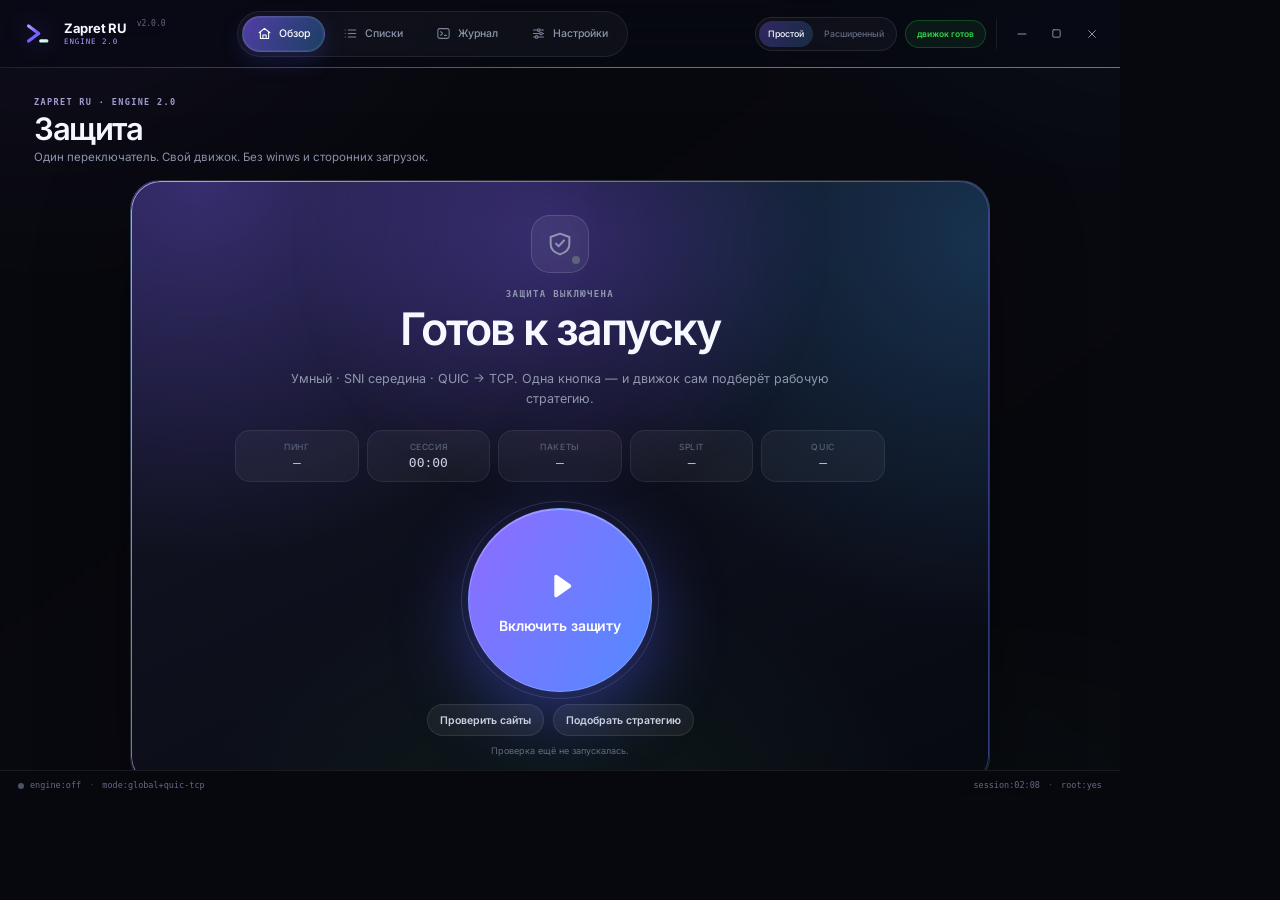
<file: tests/ui_preview.html>
﻿<!doctype html>
<html lang="ru">
<head>
  <meta charset="utf-8">
  <title>Zapret RU UI preview</title>
  <style>
    html, body { width: 1120px; height: 800px; margin: 0; overflow: hidden; background: #07080d; }
    iframe { display: block; width: 1120px; height: 800px; border: 0; }
  </style>
</head>
<body>
  <iframe id="app-frame" src="../ui/index.html?v=preview-41"></iframe>
  <script src="./mock.js?v=11"></script>
</body>
</html>
</file>
<file: ui/style.css>
@font-face {
  font-family: "Inter";
  src: url("fonts/Inter-400.ttf") format("truetype");
  font-weight: 400;
  font-style: normal;
  font-display: swap;
}
@font-face {
  font-family: "Inter";
  src: url("fonts/Inter-500.ttf") format("truetype");
  font-weight: 500;
  font-style: normal;
  font-display: swap;
}
@font-face {
  font-family: "Inter";
  src: url("fonts/Inter-600.ttf") format("truetype");
  font-weight: 600;
  font-style: normal;
  font-display: swap;
}
@font-face {
  font-family: "Inter";
  src: url("fonts/Inter-700.ttf") format("truetype");
  font-weight: 700;
  font-style: normal;
  font-display: swap;
}

:root {
  --bg: #07080d;
  --bg-soft: #0b0d16;
  --panel: rgba(255, 255, 255, 0.055);
  --panel-strong: rgba(17, 20, 32, 0.86);
  --panel-solid: #10121d;
  --input: rgba(5, 7, 13, 0.62);
  --text: #f6f8ff;
  --text-soft: #cbd1e2;
  --muted: #8f96ad;
  --dim: #626a82;
  --line: rgba(255, 255, 255, 0.09);
  --line-strong: rgba(255, 255, 255, 0.16);
  --accent: #7c5cff;
  --accent-2: #38a7ff;
  --accent-soft: rgba(124, 92, 255, 0.18);
  --green: #32d74b;
  --green-soft: rgba(50, 215, 75, 0.14);
  --red: #ff453a;
  --red-soft: rgba(255, 69, 58, 0.12);
  --amber: #ffd60a;
  --amber-soft: rgba(255, 214, 10, 0.12);
  --radius: 24px;
  --radius-sm: 14px;
  --titlebar-height: 52px;
  --statusline-height: 30px;
  --sidebar-width: 250px;
  --mono: "Cascadia Mono", "Cascadia Code", "Consolas", "Lucida Console", monospace;
}

* {
  box-sizing: border-box;
}

[hidden] {
  display: none !important;
}

html,
body {
  width: 100%;
  height: 100%;
  margin: 0;
  overflow: hidden;
  background: var(--bg);
}

body {
  color: var(--text);
  font-family: "Inter", "Segoe UI", sans-serif;
  font-size: 13px;
  -webkit-font-smoothing: antialiased;
  -moz-osx-font-smoothing: grayscale;
  text-rendering: optimizeLegibility;
  user-select: none;
  cursor: default;
}

body::before {
  content: "";
  position: fixed;
  inset: -20%;
  z-index: 0;
  pointer-events: none;
  background:
    radial-gradient(46% 42% at 16% 12%, rgba(124, 92, 255, 0.24), transparent 65%),
    radial-gradient(40% 38% at 88% 8%, rgba(56, 167, 255, 0.18), transparent 68%),
    radial-gradient(38% 34% at 78% 92%, rgba(50, 215, 75, 0.12), transparent 70%),
    linear-gradient(145deg, #07080d 0%, #0a0c15 55%, #07080d 100%);
  filter: blur(10px);
  animation: aurora 18s ease-in-out infinite alternate;
}

::selection {
  color: #07110c;
  background: var(--green);
}

::-webkit-scrollbar {
  width: 8px;
  height: 8px;
}

::-webkit-scrollbar-track {
  background: transparent;
}

::-webkit-scrollbar-thumb {
  background: rgba(255, 255, 255, 0.13);
  border: 2px solid transparent;
  border-radius: 999px;
  background-clip: padding-box;
}

::-webkit-scrollbar-thumb:hover {
  background: rgba(255, 255, 255, 0.22);
  background-clip: padding-box;
}

button,
input,
select,
textarea {
  font: inherit;
}

button {
  cursor: pointer;
}

button:focus-visible,
select:focus-visible,
textarea:focus-visible,
summary:focus-visible,
input:focus-visible + .switch-track {
  outline: 2px solid rgba(124, 92, 255, 0.9);
  outline-offset: 3px;
}

button:disabled {
  cursor: not-allowed;
  opacity: 0.42;
}

code,
pre {
  font-family: var(--mono);
}

.sr-only {
  position: absolute !important;
  width: 1px !important;
  height: 1px !important;
  padding: 0 !important;
  margin: -1px !important;
  overflow: hidden !important;
  clip: rect(0, 0, 0, 0) !important;
  white-space: nowrap !important;
  border: 0 !important;
}

.svg-sprite {
  position: absolute;
  width: 0;
  height: 0;
  overflow: hidden;
  pointer-events: none;
}

.icon {
  width: 18px;
  height: 18px;
  flex: 0 0 auto;
  fill: none;
  stroke: currentColor;
  stroke-width: 1.7;
  stroke-linecap: round;
  stroke-linejoin: round;
  vertical-align: middle;
}

.icon-12 { width: 12px; height: 12px; }
.icon-13 { width: 13px; height: 13px; }
.icon-14 { width: 14px; height: 14px; }
.icon-18 { width: 18px; height: 18px; }
.icon-22 { width: 22px; height: 22px; }
.icon-24 { width: 24px; height: 24px; }
.icon-28 { width: 28px; height: 28px; }
.icon-32 { width: 32px; height: 32px; }

/* ------------------------------------------------------------------ shell */
.app-shell {
  position: relative;
  z-index: 1;
  width: 100%;
  height: 100vh;
  display: flex;
  flex-direction: column;
  overflow: hidden;
  background: rgba(7, 8, 13, 0.72);
}

/* --------------------------------------------------------------- titlebar */
.titlebar {
  position: relative;
  z-index: 20;
  flex: 0 0 var(--titlebar-height);
  height: var(--titlebar-height);
  display: flex;
  align-items: center;
  padding: 0 10px 0 18px;
  border-bottom: 1px solid var(--line);
  background: rgba(8, 10, 17, 0.72);
  backdrop-filter: blur(22px) saturate(140%);
}

.titlebar-drag {
  min-width: 0;
  flex: 1;
  height: 100%;
  display: flex;
  align-items: center;
  gap: 10px;
  -webkit-user-select: none;
  user-select: none;
}

.brand-mark {
  display: inline-grid;
  place-items: center;
  width: 26px;
  height: 26px;
  flex: none;
}

.brand-name {
  color: var(--text);
  font-size: 12.5px;
  font-weight: 600;
  letter-spacing: -0.01em;
  white-space: nowrap;
}

.brand-version {
  color: var(--dim);
  font-family: var(--mono);
  font-size: 9.5px;
  white-space: nowrap;
}

.titlebar-badge {
  display: inline-flex;
  align-items: center;
  height: 20px;
  padding: 0 8px;
  color: rgba(185, 255, 213, 0.8);
  font-family: var(--mono);
  font-size: 8px;
  font-weight: 600;
  letter-spacing: 0.12em;
  border: 1px solid rgba(50, 215, 75, 0.24);
  border-radius: 999px;
  background: rgba(50, 215, 75, 0.08);
}

.titlebar-actions {
  display: flex;
  align-items: center;
  gap: 4px;
  margin-left: 12px;
}

.window-btn {
  width: 34px;
  height: 30px;
  display: grid;
  place-items: center;
  padding: 0;
  color: var(--muted);
  background: transparent;
  border: 1px solid transparent;
  border-radius: 9px;
  transition: color 0.15s ease, background 0.15s ease, border-color 0.15s ease,
    transform 0.15s ease;
}

.window-btn:hover {
  color: var(--text);
  border-color: var(--line);
  background: rgba(255, 255, 255, 0.07);
}

.window-btn:active {
  transform: scale(0.94);
}

.window-btn-close:hover {
  color: #fff;
  border-color: rgba(255, 69, 58, 0.35);
  background: rgba(255, 69, 58, 0.82);
}

/* ------------------------------------------------------------------ body */
.app-body {
  flex: 1 1 auto;
  min-height: 0;
  display: flex;
}

/* --------------------------------------------------------------- sidebar */
.sidebar {
  flex: 0 0 var(--sidebar-width);
  width: var(--sidebar-width);
  min-height: 0;
  display: flex;
  flex-direction: column;
  padding: 20px 14px 16px;
  border-right: 1px solid var(--line);
  background: rgba(10, 12, 20, 0.5);
  backdrop-filter: blur(18px);
}

.sidebar-brand {
  display: flex;
  align-items: center;
  gap: 11px;
  padding: 2px 8px 20px;
}

.sidebar-logo {
  width: 38px;
  height: 38px;
  display: grid;
  place-items: center;
  flex: none;
  border: 1px solid rgba(124, 92, 255, 0.3);
  border-radius: 13px;
  background: linear-gradient(150deg, rgba(124, 92, 255, 0.26), rgba(56, 167, 255, 0.1));
  box-shadow: 0 8px 24px rgba(124, 92, 255, 0.16);
}

.sidebar-brand strong {
  display: block;
  font-size: 13px;
  font-weight: 600;
  letter-spacing: -0.01em;
}

.sidebar-brand span {
  display: block;
  margin-top: 2px;
  color: var(--dim);
  font-size: 10px;
}

.tabs {
  display: flex;
  flex-direction: column;
  gap: 5px;
}

.tab {
  position: relative;
  width: 100%;
  height: 44px;
  display: flex;
  align-items: center;
  gap: 12px;
  padding: 0 13px;
  color: var(--muted);
  font-size: 12.5px;
  font-weight: 500;
  text-align: left;
  border: 1px solid transparent;
  border-radius: 14px;
  background: transparent;
  transition: color 0.16s ease, background 0.16s ease, border-color 0.16s ease,
    transform 0.16s ease;
}

.tab .icon {
  width: 18px;
  height: 18px;
  opacity: 0.86;
}

.tab:hover {
  color: var(--text-soft);
  background: rgba(255, 255, 255, 0.045);
}

.tab.active {
  color: var(--text);
  border-color: rgba(255, 255, 255, 0.08);
  background: linear-gradient(120deg, rgba(124, 92, 255, 0.22), rgba(56, 167, 255, 0.08));
  box-shadow: 0 10px 26px rgba(5, 7, 13, 0.24);
}

.tab.active::before {
  content: "";
  position: absolute;
  left: 4px;
  width: 3px;
  height: 18px;
  border-radius: 999px;
  background: linear-gradient(var(--accent), var(--accent-2));
}

.tab.active .icon {
  color: #c9c2ff;
  opacity: 1;
}

.tab-live {
  position: absolute;
  top: 12px;
  right: 13px;
  width: 5px;
  height: 5px;
  border-radius: 50%;
  background: var(--green);
  box-shadow: 0 0 8px rgba(50, 215, 75, 0.9);
  animation: livePulse 2s ease-in-out infinite;
}

.sidebar-footer {
  margin-top: auto;
  padding: 14px 10px 0;
  border-top: 1px solid var(--line);
}

.sidebar-status {
  display: flex;
  align-items: center;
  gap: 7px;
  color: var(--text-soft);
  font-size: 10.5px;
  font-weight: 500;
}

.sidebar-led {
  width: 7px;
  height: 7px;
  border-radius: 50%;
  background: #4b5268;
  transition: background 0.2s ease, box-shadow 0.2s ease;
}

.sidebar-led.is-on {
  background: var(--green);
  box-shadow: 0 0 10px rgba(50, 215, 75, 0.7);
}

.sidebar-led.is-error {
  background: var(--red);
  box-shadow: 0 0 10px rgba(255, 69, 58, 0.6);
}

.sidebar-mode,
.sidebar-version {
  display: block;
  margin-top: 5px;
  color: var(--dim);
  font-family: var(--mono);
  font-size: 8.5px;
  letter-spacing: 0.03em;
}

/* ---------------------------------------------------------------- viewport */
.viewport {
  position: relative;
  flex: 1 1 auto;
  min-width: 0;
  min-height: 0;
}

.view {
  position: absolute;
  inset: 0;
  display: none;
  padding: 26px 28px 24px;
  overflow-x: hidden;
  overflow-y: auto;
  animation: viewIn 0.22s ease-out;
}

.view.active {
  display: block;
}

.home-view {
  padding-bottom: 22px;
}

.home-view > * + * {
  margin-top: 18px;
}

.lists-view.active,
.logs-view.active {
  display: flex;
  flex-direction: column;
  gap: 14px;
  overflow: hidden;
  padding-bottom: 20px;
}

.settings-view {
  padding-bottom: 28px;
}

/* --------------------------------------------------------------- page head */
.page-head {
  display: flex;
  align-items: flex-end;
  justify-content: space-between;
  gap: 20px;
  margin-bottom: 14px;
}

.page-head h1 {
  margin: 4px 0 4px;
  color: var(--text);
  font-size: 31px;
  font-weight: 600;
  line-height: 1.08;
  letter-spacing: -0.045em;
}

.page-head p {
  margin: 0;
  color: var(--muted);
  font-size: 11.5px;
  line-height: 1.45;
}

.page-kicker {
  color: rgba(201, 194, 255, 0.8);
  font-family: var(--mono);
  font-size: 8.5px;
  font-weight: 600;
  letter-spacing: 0.16em;
}

.page-head-actions {
  display: flex;
  align-items: center;
  gap: 8px;
  flex-wrap: wrap;
  justify-content: flex-end;
}

.view-mode {
  display: inline-flex;
  align-items: center;
  gap: 2px;
  padding: 3px;
  border: 1px solid var(--line);
  border-radius: 999px;
  background: rgba(0, 0, 0, 0.2);
}

.view-mode button {
  height: 25px;
  padding: 0 10px;
  color: var(--dim);
  font-size: 9.5px;
  font-weight: 500;
  border: 0;
  border-radius: 999px;
  background: transparent;
  transition: color 0.16s ease, background 0.16s ease;
}

.view-mode button:hover {
  color: var(--text-soft);
}

.view-mode button.active {
  color: var(--text);
  background: linear-gradient(120deg, rgba(124, 92, 255, 0.32), rgba(56, 167, 255, 0.18));
}

.status-chip {
  display: inline-flex;
  align-items: center;
  height: 26px;
  padding: 0 11px;
  color: var(--green);
  font-size: 9.5px;
  font-weight: 600;
  border: 1px solid rgba(50, 215, 75, 0.24);
  border-radius: 999px;
  background: rgba(50, 215, 75, 0.08);
}

.status-chip.is-warn {
  color: var(--amber);
  border-color: rgba(255, 214, 10, 0.26);
  background: rgba(255, 214, 10, 0.09);
}

.head-actions {
  display: flex;
  gap: 6px;
}

/* ------------------------------------------------------------------ cards */
.card {
  position: relative;
  border: 1px solid var(--line);
  border-radius: var(--radius);
  background: linear-gradient(160deg, rgba(255, 255, 255, 0.065), rgba(255, 255, 255, 0.028));
  box-shadow: 0 18px 48px rgba(0, 0, 0, 0.22);
  backdrop-filter: blur(20px) saturate(120%);
}

.card-head {
  display: flex;
  align-items: flex-start;
  justify-content: space-between;
  gap: 12px;
  min-height: 26px;
}

.card-title {
  display: block;
  color: var(--text-soft);
  font-size: 12px;
  font-weight: 600;
  line-height: 1.3;
}

.card-sub {
  display: block;
  margin-top: 3px;
  color: var(--dim);
  font-size: 9.5px;
  line-height: 1.4;
}

.path-note {
  margin: 10px 0 0;
  overflow: hidden;
  color: var(--dim);
  font-family: var(--mono);
  font-size: 9px;
  line-height: 1.45;
  text-overflow: ellipsis;
  white-space: nowrap;
}

.divider {
  height: 1px;
  margin: 12px 0;
  background: var(--line);
}

/* ------------------------------------------------------------------- home */
.home-grid {
  display: grid;
  grid-template-columns: minmax(0, 1.45fr) minmax(320px, 0.85fr);
  gap: 14px;
  align-items: start;
}

.home-main,
.home-side {
  min-width: 0;
  display: flex;
  flex-direction: column;
  gap: 14px;
}

.hero {
  position: relative;
  overflow: hidden;
  min-height: 336px;
  padding: 26px 28px 24px;
  border: 1px solid rgba(255, 255, 255, 0.1);
  border-radius: 30px;
  background:
    radial-gradient(120% 140% at 0% 0%, rgba(124, 92, 255, 0.25), transparent 55%),
    radial-gradient(90% 120% at 100% 10%, rgba(56, 167, 255, 0.16), transparent 58%),
    linear-gradient(160deg, rgba(20, 23, 38, 0.94), rgba(10, 12, 20, 0.94));
  box-shadow: 0 28px 70px rgba(0, 0, 0, 0.28);
  transition: border-color 0.3s ease, box-shadow 0.3s ease;
}

.hero-glow {
  position: absolute;
  top: -180px;
  right: -140px;
  width: 420px;
  height: 420px;
  border-radius: 50%;
  background: radial-gradient(circle, rgba(124, 92, 255, 0.34), transparent 66%);
  filter: blur(12px);
  pointer-events: none;
  animation: floatGlow 9s ease-in-out infinite alternate;
}

.hero-top {
  position: relative;
  display: flex;
  align-items: center;
  gap: 14px;
}

.hero-mark {
  position: relative;
  width: 58px;
  height: 58px;
  flex: 0 0 auto;
  display: grid;
  place-items: center;
  color: var(--muted);
  border: 1px solid rgba(255, 255, 255, 0.13);
  border-radius: 19px;
  background: rgba(255, 255, 255, 0.06);
  transition: color 0.25s ease, border-color 0.25s ease, background 0.25s ease,
    box-shadow 0.25s ease;
}

.hero-pulse {
  position: absolute;
  right: 8px;
  bottom: 8px;
  width: 8px;
  height: 8px;
  border-radius: 50%;
  background: #5d6478;
  transition: background 0.2s ease, box-shadow 0.2s ease;
}

.hero-copy {
  min-width: 0;
}

.eyebrow {
  color: var(--muted);
  font-family: var(--mono);
  font-size: 9px;
  font-weight: 600;
  line-height: 1.2;
  letter-spacing: 0.15em;
  text-transform: uppercase;
}

.hero h1 {
  margin: 5px 0 0;
  color: var(--text);
  font-size: 34px;
  font-weight: 600;
  line-height: 1.08;
  letter-spacing: -0.045em;
}

.hero-sub {
  position: relative;
  max-width: 580px;
  margin: 16px 0 0;
  color: var(--muted);
  font-size: 12px;
  line-height: 1.55;
}

.hero-metrics {
  position: relative;
  display: grid;
  grid-template-columns: repeat(5, minmax(0, 1fr));
  gap: 8px;
  margin-top: 22px;
}

.metric {
  min-width: 0;
  padding: 11px 12px;
  border: 1px solid rgba(255, 255, 255, 0.075);
  border-radius: 15px;
  background: rgba(255, 255, 255, 0.045);
}

.metric span {
  display: block;
  color: var(--dim);
  font-size: 8.5px;
  text-transform: uppercase;
  letter-spacing: 0.07em;
}

.metric b {
  display: block;
  margin-top: 3px;
  overflow: hidden;
  color: var(--text-soft);
  font-family: var(--mono);
  font-size: 13px;
  font-weight: 500;
  text-overflow: ellipsis;
  white-space: nowrap;
}

.hero-foot {
  position: relative;
  display: flex;
  align-items: center;
  gap: 7px;
  margin-top: 12px;
  color: var(--dim);
  font-size: 9.5px;
}

.hero-foot > span {
  display: inline-flex;
  align-items: center;
  gap: 4px;
}

.hero-foot b {
  color: var(--muted);
  font-weight: 500;
}

.hero-foot-dot {
  width: 3px;
  height: 3px;
  border-radius: 50%;
  background: var(--line-strong);
}

.engine-on .hero {
  border-color: rgba(50, 215, 75, 0.32);
  box-shadow: 0 28px 70px rgba(0, 0, 0, 0.28), 0 0 60px rgba(50, 215, 75, 0.08);
}

.engine-on .hero-mark {
  color: var(--green);
  border-color: rgba(50, 215, 75, 0.36);
  background: rgba(50, 215, 75, 0.12);
  box-shadow: 0 0 32px rgba(50, 215, 75, 0.18);
}

.engine-on .hero-pulse {
  background: var(--green);
  box-shadow: 0 0 12px rgba(50, 215, 75, 0.85);
  animation: livePulse 1.6s ease-in-out infinite;
}

.engine-on .eyebrow {
  color: var(--green);
}

.engine-starting .hero-mark {
  color: var(--amber);
  border-color: rgba(255, 214, 10, 0.36);
  background: rgba(255, 214, 10, 0.1);
}

.engine-starting .hero-pulse {
  background: var(--amber);
  box-shadow: 0 0 10px rgba(255, 214, 10, 0.7);
  animation: livePulse 1s ease-in-out infinite;
}

.engine-starting .eyebrow {
  color: var(--amber);
}

.simple-actions {
  display: none;
  align-items: center;
  justify-content: center;
  gap: 9px;
  margin-top: 12px;
}

.simple-note {
  display: none;
  margin: 9px 0 0;
  color: var(--dim);
  font-size: 9px;
  text-align: center;
}

.app-shell.simple-mode .home-grid {
  grid-template-columns: minmax(0, 860px);
  justify-content: center;
  max-width: 860px;
  margin: 0 auto;
}

.app-shell.simple-mode .home-main {
  align-items: center;
}

.app-shell.simple-mode .home-side,
.app-shell.simple-mode .diag-card {
  display: none;
}

.app-shell.simple-mode .hero {
  width: 100%;
  min-height: 0;
  padding: 34px 38px 28px;
  text-align: center;
}

.app-shell.simple-mode .hero-glow {
  top: -220px;
  right: 50%;
  width: 560px;
  height: 560px;
  transform: translateX(50%);
}

.app-shell.simple-mode .hero-top,
.app-shell.simple-mode .hero-foot {
  justify-content: center;
}

.app-shell.simple-mode .hero-top {
  flex-direction: column;
  gap: 16px;
}

.app-shell.simple-mode .hero-copy {
  text-align: center;
}

.app-shell.simple-mode .hero h1 {
  font-size: 40px;
}

.app-shell.simple-mode .hero-sub {
  max-width: 560px;
  margin-left: auto;
  margin-right: auto;
  font-size: 12.5px;
}

.app-shell.simple-mode .hero-metrics {
  max-width: 650px;
  margin-left: auto;
  margin-right: auto;
}

.app-shell.simple-mode .btn-start {
  width: 190px;
  height: 190px;
  flex-direction: column;
  gap: 12px;
  margin: 26px auto 0;
  padding: 0;
  border-radius: 50%;
  font-size: 14px;
  box-shadow: 0 22px 60px rgba(83, 94, 255, 0.4);
}

.app-shell.simple-mode .btn-start .btn-icon-wrap {
  width: 38px;
  height: 38px;
}

.app-shell.simple-mode .btn-start .btn-icon {
  width: 36px;
  height: 36px;
}

.app-shell.simple-mode .btn-start.is-running {
  box-shadow: 0 22px 60px rgba(255, 69, 58, 0.16);
}

.app-shell.simple-mode .simple-actions {
  display: flex;
}

.app-shell.simple-mode .simple-note {
  display: block;
}

.app-shell.simple-mode .reapply-bar {
  max-width: 480px;
  margin-left: auto;
  margin-right: auto;
}

@media (max-height: 780px) {
  .app-shell.simple-mode .hero {
    padding-top: 24px;
    padding-bottom: 22px;
  }
  .app-shell.simple-mode .hero h1 {
    font-size: 34px;
  }
  .app-shell.simple-mode .btn-start {
    width: 160px;
    height: 160px;
    margin-top: 18px;
  }
  .app-shell.simple-mode .hero-metrics {
    margin-top: 16px;
  }
}

/* ----------------------------------------------------------------- buttons */
.btn {
  min-width: 0;
  display: inline-flex;
  align-items: center;
  justify-content: center;
  gap: 9px;
  border: 1px solid transparent;
  border-radius: 999px;
  font-size: 13px;
  font-weight: 600;
  white-space: nowrap;
  transition: background 0.16s ease, border-color 0.16s ease, color 0.16s ease,
    transform 0.16s ease, box-shadow 0.16s ease;
}

.btn:active {
  transform: scale(0.985);
}

.btn-primary {
  color: #fff;
  border-color: transparent;
  background: linear-gradient(120deg, #7c5cff, #3d8bff);
  box-shadow: 0 14px 34px rgba(83, 94, 255, 0.3);
}

.btn-primary:hover {
  background: linear-gradient(120deg, #8d70ff, #55a0ff);
  box-shadow: 0 16px 38px rgba(83, 94, 255, 0.38);
}

.btn-secondary {
  color: var(--text-soft);
  border-color: var(--line);
  background: rgba(255, 255, 255, 0.06);
}

.btn-secondary:hover {
  color: var(--text);
  border-color: var(--line-strong);
  background: rgba(255, 255, 255, 0.09);
}

.btn-start {
  position: relative;
  width: 100%;
  height: 54px;
  margin-top: 18px;
  font-size: 14px;
  letter-spacing: -0.01em;
}

.btn-start.is-running {
  color: var(--red);
  border-color: rgba(255, 69, 58, 0.34);
  background: rgba(255, 69, 58, 0.1);
  box-shadow: none;
}

.btn-start.is-running:hover {
  border-color: rgba(255, 69, 58, 0.52);
  background: rgba(255, 69, 58, 0.16);
}

.btn-small {
  min-height: 32px;
  height: 32px;
  padding: 0 12px;
  gap: 6px;
  font-size: 10.5px;
}

.btn-icon-wrap {
  position: relative;
  width: 20px;
  height: 20px;
  display: inline-flex;
  align-items: center;
  justify-content: center;
}

.btn-icon {
  width: 18px;
  height: 18px;
}

.spinner {
  width: 13px;
  height: 13px;
  flex: none;
  display: none;
  border: 1.5px solid rgba(255, 255, 255, 0.22);
  border-top-color: currentColor;
  border-radius: 50%;
  animation: spin 0.65s linear infinite;
}

.btn-primary .spinner {
  border-color: rgba(255, 255, 255, 0.28);
  border-top-color: #fff;
}

.btn.is-loading {
  pointer-events: none;
}

.btn.is-loading .spinner {
  display: inline-block;
}

.btn.is-loading .button-leading {
  display: none;
}

.btn-start.is-loading .btn-icon-wrap .btn-icon {
  display: none;
}

.btn-start.is-loading .btn-icon-wrap .spinner {
  position: absolute;
  display: block;
}

.button-leading {
  width: 14px;
  height: 14px;
}

.icon-btn {
  width: 38px;
  height: 38px;
  flex: none;
  display: inline-grid;
  place-items: center;
  padding: 0;
  color: var(--muted);
  border: 1px solid var(--line);
  border-radius: 13px;
  background: rgba(255, 255, 255, 0.045);
  transition: color 0.15s ease, border-color 0.15s ease, background 0.15s ease,
    transform 0.15s ease;
}

.icon-btn .icon {
  width: 16px;
  height: 16px;
}

.icon-btn:hover {
  color: var(--text);
  border-color: var(--line-strong);
  background: rgba(255, 255, 255, 0.08);
}

.icon-btn.is-loading {
  pointer-events: none;
}

.icon-btn.is-loading .button-leading {
  display: none;
}

.icon-btn.is-loading .spinner {
  display: inline-block;
}

.text-btn {
  display: inline-flex;
  align-items: center;
  gap: 5px;
  padding: 3px 0;
  color: var(--muted);
  font-size: 10px;
  font-weight: 500;
  white-space: nowrap;
  border: 0;
  background: transparent;
  transition: color 0.15s ease;
}

.text-btn:hover {
  color: var(--text);
}

.text-btn-accent {
  color: #c9c2ff;
}

.text-btn-accent:hover {
  color: #fff;
}

.text-btn:disabled {
  opacity: 0.4;
}

/* ------------------------------------------------------------- reapply bar */
.reapply-bar {
  display: flex;
  align-items: center;
  justify-content: space-between;
  gap: 12px;
  min-height: 38px;
  margin-top: 12px;
  padding: 0 12px;
  color: var(--amber);
  font-size: 10px;
  border: 1px solid rgba(255, 214, 10, 0.2);
  border-radius: 12px;
  background: rgba(255, 214, 10, 0.08);
}

/* ------------------------------------------------------------------ fields */
.field-card,
.mode-card,
.quick-card {
  padding: 16px;
}

.field-head {
  display: flex;
  align-items: center;
  justify-content: space-between;
  gap: 10px;
  min-height: 18px;
}

.field-label {
  color: var(--muted);
  font-size: 9px;
  font-weight: 600;
  letter-spacing: 0.1em;
  text-transform: uppercase;
}

.badge {
  display: inline-flex;
  align-items: center;
  height: 20px;
  padding: 0 8px;
  color: #c9c2ff;
  font-size: 8px;
  font-weight: 600;
  text-transform: uppercase;
  white-space: nowrap;
  border: 1px solid rgba(124, 92, 255, 0.28);
  border-radius: 999px;
  background: rgba(124, 92, 255, 0.12);
}

.badge.is-accent {
  color: var(--amber);
  border-color: rgba(255, 214, 10, 0.26);
  background: rgba(255, 214, 10, 0.09);
}

.select-wrap {
  position: relative;
  display: flex;
  align-items: center;
  height: 44px;
  margin-top: 10px;
  border: 1px solid var(--line);
  border-radius: 14px;
  background: var(--input);
  transition: border-color 0.16s ease;
}

.select-wrap:focus-within {
  border-color: rgba(124, 92, 255, 0.65);
}

.select-leading {
  position: absolute;
  left: 13px;
  width: 16px;
  height: 16px;
  color: #c9c2ff;
  pointer-events: none;
}

.select-arrow {
  position: absolute;
  right: 12px;
  width: 14px;
  height: 14px;
  color: var(--dim);
  pointer-events: none;
}

.select-wrap select {
  width: 100%;
  height: 100%;
  padding: 0 36px 0 39px;
  color: var(--text);
  font-size: 12px;
  background: transparent;
  border: 0;
  outline: none;
  appearance: none;
  cursor: pointer;
}

.select-wrap select:disabled {
  color: var(--dim);
  cursor: not-allowed;
}

.select-wrap select option {
  color: var(--text);
  background: #12141f;
}

.field-desc {
  margin: 9px 0 0;
  color: var(--muted);
  font-size: 10px;
  line-height: 1.5;
}

.field-caution {
  margin: 9px 0 0;
  padding-left: 9px;
  color: #d8c47c;
  font-size: 9.5px;
  line-height: 1.5;
  border-left: 2px solid rgba(255, 214, 10, 0.45);
}

/* -------------------------------------------------------------------- mode */
.segmented {
  display: grid;
  grid-template-columns: 1fr 1fr;
  gap: 4px;
  margin-top: 10px;
  padding: 4px;
  border: 1px solid var(--line);
  border-radius: 14px;
  background: rgba(0, 0, 0, 0.18);
}

.seg-btn {
  height: 36px;
  min-width: 0;
  display: flex;
  align-items: center;
  justify-content: center;
  gap: 6px;
  padding: 0 8px;
  color: var(--dim);
  font-size: 10.5px;
  font-weight: 500;
  border: 1px solid transparent;
  border-radius: 10px;
  background: transparent;
  transition: color 0.16s ease, background 0.16s ease, border-color 0.16s ease;
}

.seg-btn .icon {
  width: 14px;
  height: 14px;
}

.seg-btn:hover {
  color: var(--text-soft);
}

.seg-btn.active {
  color: var(--text);
  border-color: rgba(255, 255, 255, 0.08);
  background: linear-gradient(120deg, rgba(124, 92, 255, 0.24), rgba(56, 167, 255, 0.1));
}

.mode-note {
  margin: 9px 1px 0;
  color: var(--dim);
  font-size: 9.5px;
  line-height: 1.45;
}

.toggle-row,
.setting-row {
  display: flex;
  align-items: center;
  gap: 11px;
}

.row-icon {
  width: 36px;
  height: 36px;
  flex: 0 0 auto;
  display: grid;
  place-items: center;
  color: #c9c2ff;
  border: 1px solid var(--line);
  border-radius: 12px;
  background: rgba(124, 92, 255, 0.1);
}

.row-icon .icon {
  width: 17px;
  height: 17px;
}

.row-copy {
  min-width: 0;
  flex: 1;
}

.row-title {
  display: flex;
  align-items: center;
  gap: 6px;
  color: var(--text-soft);
  font-size: 11px;
  font-weight: 500;
  line-height: 1.3;
}

.row-sub {
  margin: 2px 0 0;
  color: var(--dim);
  font-size: 9.5px;
  line-height: 1.45;
}

.mini-tag {
  display: inline-flex;
  align-items: center;
  height: 16px;
  padding: 0 6px;
  color: var(--dim);
  font-family: var(--mono);
  font-size: 7.5px;
  white-space: nowrap;
  border: 1px solid var(--line);
  border-radius: 999px;
  background: transparent;
}

/* ------------------------------------------------------------------ switch */
.switch {
  position: relative;
  display: inline-flex;
  width: 46px;
  height: 28px;
  flex: none;
  cursor: pointer;
}

.switch input {
  position: absolute;
  inset: 0;
  z-index: 2;
  width: 100%;
  height: 100%;
  margin: 0;
  opacity: 0;
  cursor: pointer;
}

.switch-track {
  position: relative;
  display: block;
  width: 100%;
  height: 100%;
  border: 1px solid var(--line);
  border-radius: 999px;
  background: rgba(255, 255, 255, 0.08);
  transition: background 0.2s ease, border-color 0.2s ease;
}

.switch-thumb {
  position: absolute;
  top: 3px;
  left: 3px;
  width: 20px;
  height: 20px;
  border-radius: 50%;
  background: #fff;
  box-shadow: 0 2px 6px rgba(0, 0, 0, 0.3);
  transition: transform 0.2s cubic-bezier(0.3, 1.35, 0.5, 1), background 0.2s ease;
}

.switch input:checked + .switch-track {
  border-color: rgba(50, 215, 75, 0.42);
  background: rgba(50, 215, 75, 0.72);
}

.switch input:checked + .switch-track .switch-thumb {
  transform: translateX(18px);
}

.switch input:disabled {
  cursor: not-allowed;
}

.switch input:disabled + .switch-track {
  opacity: 0.45;
}

.switch.is-busy {
  opacity: 0.6;
  pointer-events: none;
}

/* -------------------------------------------------------------- quick card */
.quick-rows {
  margin-top: 13px;
  border-top: 1px solid var(--line);
}

.quick-row {
  display: flex;
  align-items: center;
  justify-content: space-between;
  gap: 10px;
  min-height: 30px;
  border-bottom: 1px solid var(--line);
  font-size: 10px;
}

.quick-row:last-child {
  border-bottom: 0;
}

.quick-row span {
  color: var(--dim);
}

.quick-row b {
  color: var(--text-soft);
  font-family: var(--mono);
  font-size: 9.5px;
  font-weight: 500;
}

/* -------------------------------------------------------------- diagnostics */
.diag-card {
  padding: 16px;
}

.diag-head {
  display: flex;
  align-items: flex-start;
  justify-content: space-between;
  gap: 10px;
}

.diag-actions {
  display: flex;
  align-items: center;
  gap: 6px;
}

.diag-actions .icon-btn {
  width: 34px;
  height: 34px;
  border-radius: 11px;
}

.service-grid {
  display: flex;
  flex-direction: column;
  margin-top: 13px;
  overflow: hidden;
  border: 1px solid var(--line);
  border-radius: 15px;
  background: rgba(0, 0, 0, 0.14);
}

.service-item {
  position: relative;
  min-width: 0;
  display: flex;
  align-items: center;
  gap: 9px;
  min-height: 38px;
  padding: 0 12px;
  border-bottom: 1px solid var(--line);
  transition: background 0.16s ease;
}

.service-item:last-child {
  border-bottom: 0;
}

.service-name {
  display: inline-flex;
  align-items: center;
  gap: 8px;
  flex: 1 1 auto;
  min-width: 0;
  color: var(--text-soft);
  font-size: 10.5px;
  line-height: 1.2;
}

.service-icon {
  width: 14px;
  height: 14px;
  color: var(--dim);
}

.service-meta {
  flex: none;
  color: var(--dim);
  font-family: var(--mono);
  font-size: 9px;
  line-height: 1.2;
  text-align: right;
  white-space: nowrap;
}

.service-status {
  display: inline-flex;
  flex: none;
  align-items: center;
  justify-content: center;
  width: 14px;
}

.status-dot {
  width: 6px;
  height: 6px;
  border-radius: 50%;
  background: #4b5268;
}

.service-item.state-ok {
  background: rgba(50, 215, 75, 0.045);
}

.service-item.state-ok .service-icon,
.service-item.state-ok .service-meta {
  color: var(--green);
}

.service-item.state-ok .service-meta::before {
  content: "[ok] ";
  color: var(--green);
}

.service-item.state-ok .status-dot {
  background: var(--green);
  box-shadow: 0 0 9px rgba(50, 215, 75, 0.65);
}

.service-item.state-fail {
  background: rgba(255, 69, 58, 0.045);
}

.service-item.state-fail .service-icon,
.service-item.state-fail .service-meta {
  color: var(--red);
}

.service-item.state-fail .service-meta::before {
  content: "[fail] ";
  color: var(--red);
}

.service-item.state-fail .status-dot {
  background: var(--red);
}

.service-item.state-busy .service-meta::before {
  content: "[..] ";
  color: var(--amber);
}

.service-item.state-busy .status-dot {
  background: var(--amber);
  animation: livePulse 1s ease-in-out infinite;
}

.diag-foot {
  margin: 10px 1px 0;
  color: var(--dim);
  font-size: 9px;
  line-height: 1.45;
}

.diag-foot.is-warning {
  color: var(--amber);
}

.diag-foot.is-success {
  color: var(--green);
}

/* ------------------------------------------------------------------ banners */
.banner {
  display: flex;
  align-items: center;
  justify-content: space-between;
  gap: 14px;
  padding: 12px 15px;
  border: 1px solid rgba(255, 214, 10, 0.24);
  border-radius: 16px;
  background: rgba(255, 214, 10, 0.08);
}

.banner-main {
  display: flex;
  gap: 10px;
  min-width: 0;
}

.banner-icon {
  padding-top: 1px;
  color: var(--amber);
}

.banner-icon .icon {
  width: 17px;
  height: 17px;
}

.banner-copy {
  min-width: 0;
  display: flex;
  flex-direction: column;
  gap: 2px;
}

.banner-copy strong {
  color: #ffe680;
  font-size: 10.5px;
  font-weight: 600;
  line-height: 1.35;
}

.banner-copy span {
  color: #b3a77b;
  font-size: 9.5px;
  line-height: 1.45;
}

.banner-actions {
  display: flex;
  align-items: center;
  gap: 12px;
  flex: none;
}

.banner-danger {
  border-color: rgba(255, 69, 58, 0.24);
  background: rgba(255, 69, 58, 0.08);
}

.banner-danger .banner-icon,
.banner-danger .banner-copy strong {
  color: #ff9b95;
}

.banner-danger .banner-copy span {
  color: #b08a88;
}

.banner-danger .text-btn-accent {
  color: #ff9b95;
}

/* ------------------------------------------------------------------- lists */
.lists-view .page-head,
.logs-view .page-head {
  flex: none;
  margin-bottom: 0;
}

.mini-tabs {
  flex: none;
  display: grid;
  grid-template-columns: 1fr 1fr;
  gap: 4px;
  padding: 4px;
  border: 1px solid var(--line);
  border-radius: 15px;
  background: rgba(0, 0, 0, 0.18);
}

.mini-tab {
  height: 38px;
  min-width: 0;
  display: flex;
  align-items: center;
  justify-content: center;
  gap: 8px;
  color: var(--dim);
  font-size: 10.5px;
  font-weight: 500;
  border: 1px solid transparent;
  border-radius: 11px;
  background: transparent;
}

.mini-tab:hover {
  color: var(--text-soft);
}

.mini-tab.active {
  color: var(--text);
  border-color: rgba(255, 255, 255, 0.08);
  background: linear-gradient(120deg, rgba(124, 92, 255, 0.22), rgba(56, 167, 255, 0.08));
}

.count-pill {
  min-width: 20px;
  height: 18px;
  display: inline-flex;
  align-items: center;
  justify-content: center;
  padding: 0 6px;
  color: var(--dim);
  font-family: var(--mono);
  font-size: 8px;
  line-height: 1;
  border: 1px solid var(--line);
  border-radius: 999px;
}

.mini-tab.active .count-pill {
  color: #d8d2ff;
  border-color: rgba(124, 92, 255, 0.3);
}

.editor-card {
  flex: 1 1 auto;
  min-height: 0;
  display: flex;
  flex-direction: column;
  overflow: hidden;
  border: 1px solid var(--line);
  border-radius: var(--radius);
  background: linear-gradient(160deg, rgba(255, 255, 255, 0.065), rgba(255, 255, 255, 0.028));
  box-shadow: 0 18px 48px rgba(0, 0, 0, 0.22);
}

.editor-head {
  flex: none;
  display: flex;
  align-items: center;
  justify-content: space-between;
  gap: 12px;
  padding: 14px 16px;
  border-bottom: 1px solid var(--line);
}

.editor-title-wrap {
  min-width: 0;
  display: flex;
  align-items: center;
  gap: 9px;
}

.editor-title {
  color: var(--text-soft);
  font-size: 11.5px;
  font-weight: 600;
  white-space: nowrap;
}

.editor-file {
  max-width: 220px;
  overflow: hidden;
  color: var(--dim);
  font-family: var(--mono);
  font-size: 8.5px;
  text-overflow: ellipsis;
  white-space: nowrap;
}

.save-state {
  flex: none;
  color: var(--dim);
  font-size: 9px;
  white-space: nowrap;
}

.save-state.is-dirty {
  color: var(--amber);
}

.save-state.is-saved {
  color: var(--green);
}

.save-state.is-error {
  color: var(--red);
}

.editor-body {
  position: relative;
  flex: 1 1 auto;
  min-height: 0;
  background: rgba(0, 0, 0, 0.16);
}

#list-editor {
  width: 100%;
  height: 100%;
  display: block;
  resize: none;
  padding: 16px 18px;
  color: #d9dded;
  font-family: var(--mono);
  font-size: 11px;
  line-height: 1.7;
  tab-size: 2;
  border: 0;
  outline: none;
  background: transparent;
  user-select: text;
  white-space: pre;
}

#list-editor::placeholder {
  color: var(--dim);
}

.editor-foot {
  flex: none;
  display: flex;
  align-items: center;
  justify-content: space-between;
  gap: 12px;
  padding: 12px 15px;
  border-top: 1px solid var(--line);
}

.editor-stats {
  color: var(--dim);
  font-family: var(--mono);
  font-size: 9px;
  white-space: nowrap;
}

.hint-row {
  flex: none;
  display: flex;
  align-items: flex-start;
  gap: 7px;
  margin: 0 2px;
  color: var(--dim);
  font-size: 9px;
  line-height: 1.45;
}

.hint-row .icon {
  width: 12px;
  height: 12px;
  margin-top: 1px;
}

.hint-row code {
  color: var(--muted);
  font-size: 9px;
}

/* -------------------------------------------------------------------- logs */
.log-card {
  flex: 1 1 auto;
  min-height: 0;
  display: flex;
  flex-direction: column;
  overflow: hidden;
  padding: 0;
}

.log-topbar {
  flex: none;
  height: 42px;
  display: flex;
  align-items: center;
  justify-content: space-between;
  gap: 12px;
  padding: 0 16px;
  border-bottom: 1px solid var(--line);
}

.log-state {
  display: flex;
  align-items: center;
  gap: 7px;
  color: var(--muted);
  font-size: 10px;
  font-weight: 500;
}

.log-state.is-running {
  color: var(--green);
}

.log-state.is-running .status-dot {
  background: var(--green);
  box-shadow: 0 0 9px rgba(50, 215, 75, 0.65);
}

.log-state.is-error {
  color: var(--red);
}

.log-state.is-error .status-dot {
  background: var(--red);
}

.log-count {
  color: var(--dim);
  font-family: var(--mono);
  font-size: 8.5px;
}

.log-view {
  position: relative;
  flex: 1 1 auto;
  min-height: 0;
  overflow-x: auto;
  overflow-y: auto;
  padding: 14px 17px;
  background: rgba(0, 0, 0, 0.22);
  font-family: var(--mono);
  font-size: 10.5px;
  line-height: 1.7;
  user-select: text;
}

.log-lines {
  min-height: 100%;
}

.log-line {
  display: flex;
  gap: 10px;
  min-width: 0;
  padding: 0.5px 0;
  white-space: pre-wrap;
  overflow-wrap: anywhere;
}

.log-time {
  flex: 0 0 55px;
  color: #4d5468;
  font-size: 8.5px;
  line-height: 1.7;
  user-select: none;
}

.log-msg {
  min-width: 0;
  color: #b9c0d4;
}

.log-line.kind-system .log-msg {
  color: #949cb3;
}

.log-line.kind-command .log-msg {
  color: #c7b77d;
}

.log-line.kind-error .log-msg {
  color: #ff8f88;
}

.log-line.kind-system .log-msg::before {
  color: var(--green);
  content: "› ";
}

.empty-state {
  position: absolute;
  inset: 0;
  display: flex;
  flex-direction: column;
  align-items: center;
  justify-content: center;
  gap: 6px;
  color: var(--dim);
  font-family: "Inter", "Segoe UI", sans-serif;
  font-size: 10px;
  text-align: center;
  pointer-events: none;
}

.empty-state .icon {
  margin-bottom: 4px;
  color: #3b4155;
}

.empty-state small {
  color: #4b5268;
  font-size: 9px;
}

.scroll-latest {
  position: absolute;
  right: 16px;
  bottom: 14px;
  z-index: 2;
  height: 32px;
  display: inline-flex;
  align-items: center;
  gap: 5px;
  padding: 0 11px;
  color: #d8d2ff;
  font-size: 9px;
  border: 1px solid rgba(124, 92, 255, 0.3);
  border-radius: 999px;
  background: rgba(17, 20, 32, 0.9);
}

.scroll-latest:hover {
  background: rgba(124, 92, 255, 0.16);
}

.command-card {
  flex: none;
  overflow: hidden;
  padding: 0;
}

.command-card summary {
  min-height: 44px;
  display: flex;
  align-items: center;
  justify-content: space-between;
  gap: 12px;
  padding: 0 16px;
  color: var(--muted);
  font-size: 10px;
  font-weight: 500;
  list-style: none;
  cursor: pointer;
}

.command-card summary::-webkit-details-marker {
  display: none;
}

.command-card summary:hover {
  color: var(--text-soft);
}

.summary-left {
  display: inline-flex;
  align-items: center;
  gap: 7px;
}

.summary-left .icon {
  width: 14px;
  height: 14px;
  color: var(--dim);
}

.summary-chevron {
  width: 13px;
  height: 13px;
  color: var(--dim);
  transition: transform 0.18s ease;
}

.command-card[open] .summary-chevron {
  transform: rotate(180deg);
}

.command-body {
  display: flex;
  flex-direction: column;
  gap: 8px;
  padding: 0 16px 14px;
}

.command-body pre {
  max-height: 110px;
  margin: 0;
  overflow: auto;
  padding: 10px 12px;
  color: #aeb6cb;
  font-family: var(--mono);
  font-size: 9px;
  line-height: 1.6;
  white-space: pre-wrap;
  overflow-wrap: anywhere;
  user-select: text;
  border: 1px solid var(--line);
  border-radius: 11px;
  background: rgba(0, 0, 0, 0.24);
}

.command-body .btn {
  align-self: flex-end;
}

/* ----------------------------------------------------------------- settings */
.settings-grid {
  display: grid;
  grid-template-columns: repeat(2, minmax(0, 1fr));
  gap: 14px;
  align-items: start;
}

.settings-card,
.engine-card,
.data-card,
.about-card,
.usage-card {
  padding: 16px;
}

.settings-card .setting-row {
  min-height: 40px;
}

.settings-card .divider {
  margin: 8px 0;
}

.setting-row .row-icon {
  width: 36px;
  height: 36px;
}

.status-pill {
  min-width: 48px;
  height: 22px;
  display: inline-flex;
  align-items: center;
  justify-content: center;
  padding: 0 8px;
  color: var(--dim);
  font-family: var(--mono);
  font-size: 8px;
  font-weight: 600;
  letter-spacing: 0.04em;
  text-transform: uppercase;
  border: 1px solid var(--line);
  border-radius: 999px;
  background: transparent;
  white-space: nowrap;
}

.status-pill.is-ok {
  color: var(--green);
  border-color: rgba(50, 215, 75, 0.28);
  background: rgba(50, 215, 75, 0.09);
}

.status-pill.is-fail {
  color: var(--red);
  border-color: rgba(255, 69, 58, 0.28);
  background: rgba(255, 69, 58, 0.09);
}

.file-list {
  margin-top: 8px;
}

.file-group-label {
  margin: 10px 0 3px;
  color: var(--dim);
  font-size: 8px;
  font-weight: 600;
  letter-spacing: 0.08em;
  text-transform: uppercase;
}

.file-group-label:first-child {
  margin-top: 3px;
}

.file-row {
  display: flex;
  align-items: center;
  gap: 7px;
  min-height: 24px;
}

.file-dot {
  width: 6px;
  height: 6px;
  flex: none;
  border-radius: 50%;
  background: #596078;
}

.file-dot.is-present,
.file-dot.is-optional {
  background: var(--green);
}

.file-dot.is-missing {
  background: var(--red);
}

.file-name {
  min-width: 0;
  overflow: hidden;
  color: var(--muted);
  font-family: var(--mono);
  font-size: 8.5px;
  text-overflow: ellipsis;
  white-space: nowrap;
}

.file-size {
  margin-left: auto;
  color: var(--dim);
  font-family: var(--mono);
  font-size: 8px;
  white-space: nowrap;
}

.file-size.is-missing {
  color: #b87c7c;
}

.card-actions,
.data-actions {
  display: flex;
  align-items: center;
  gap: 9px;
  margin-top: 13px;
  flex-wrap: wrap;
}

.usage-grid {
  display: grid;
  grid-template-columns: 1fr 1fr;
  margin-top: 10px;
  border: 1px solid var(--line);
  border-radius: 15px;
  overflow: hidden;
  background: rgba(0, 0, 0, 0.14);
}

.usage-stat {
  display: flex;
  flex-direction: column;
  gap: 3px;
  padding: 10px 12px;
  border-right: 1px solid var(--line);
  border-bottom: 1px solid var(--line);
}

.usage-stat:nth-child(2n) {
  border-right: 0;
}

.usage-stat:nth-last-child(-n + 2) {
  border-bottom: 0;
}

.usage-key {
  color: var(--dim);
  font-size: 8px;
  line-height: 1.2;
  text-transform: uppercase;
  letter-spacing: 0.06em;
}

.usage-value {
  color: var(--text);
  font-family: var(--mono);
  font-size: 18px;
  font-weight: 500;
  line-height: 1.2;
}

.about-brand {
  display: flex;
  align-items: center;
  gap: 11px;
}

.brand-mark-large {
  width: 40px;
  height: 40px;
}

.about-card .row-title {
  font-size: 12px;
}

.about-text {
  margin: 10px 0 0;
  color: var(--dim);
  font-size: 10px;
  line-height: 1.5;
}

.link-row {
  display: flex;
  flex-wrap: wrap;
  gap: 14px;
  margin-top: 9px;
}

.about-fine {
  margin: 10px 0 0;
  padding-top: 8px;
  color: #4d5468;
  font-size: 8.5px;
  line-height: 1.4;
  border-top: 1px solid var(--line);
}

/* --------------------------------------------------------------- status line */
.statusline {
  flex: 0 0 var(--statusline-height);
  height: var(--statusline-height);
  display: flex;
  align-items: center;
  gap: 8px;
  padding: 0 18px;
  color: var(--dim);
  font-family: var(--mono);
  font-size: 8.5px;
  line-height: 1;
  border-top: 1px solid var(--line);
  background: rgba(8, 10, 17, 0.7);
  user-select: none;
}

.statusline-item {
  display: inline-flex;
  align-items: center;
  gap: 6px;
}

.statusline-led {
  width: 6px;
  height: 6px;
  border-radius: 50%;
  background: #4b5268;
}

.statusline-led.is-on {
  background: var(--green);
  box-shadow: 0 0 8px rgba(50, 215, 75, 0.65);
}

.statusline-led.is-error {
  background: var(--red);
}

.statusline-sep {
  color: #3b4155;
}

.statusline-spacer {
  flex: 1;
}

/* ------------------------------------------------------------------ toasts */
.toast-stack {
  position: absolute;
  left: 50%;
  bottom: 48px;
  z-index: 60;
  width: min(520px, calc(100% - 48px));
  display: flex;
  flex-direction: column-reverse;
  gap: 8px;
  transform: translateX(-50%);
  pointer-events: none;
}

.toast {
  display: flex;
  align-items: flex-start;
  gap: 10px;
  width: 100%;
  padding: 12px 14px;
  color: var(--text-soft);
  border: 1px solid var(--line-strong);
  border-radius: 15px;
  background: rgba(17, 20, 32, 0.94);
  box-shadow: 0 18px 46px rgba(0, 0, 0, 0.42);
  backdrop-filter: blur(18px);
  pointer-events: auto;
  animation: toastIn 0.2s ease-out;
}

.toast.is-leaving {
  animation: toastOut 0.18s ease forwards;
}

.toast-icon {
  width: 16px;
  height: 16px;
  flex: none;
  margin-top: 1px;
  color: var(--muted);
}

.toast-copy {
  min-width: 0;
  flex: 1;
  font-size: 10px;
  line-height: 1.5;
  overflow-wrap: anywhere;
}

.toast-copy strong {
  display: block;
  margin-bottom: 2px;
  color: var(--text);
  font-size: 10.5px;
  font-weight: 600;
}

.toast-success {
  border-color: rgba(50, 215, 75, 0.3);
}

.toast-success .toast-icon {
  color: var(--green);
}

.toast-error {
  border-color: rgba(255, 69, 58, 0.3);
}

.toast-error .toast-icon {
  color: var(--red);
}

.toast-warning {
  border-color: rgba(255, 214, 10, 0.3);
}

.toast-warning .toast-icon {
  color: var(--amber);
}

.toast-info {
  border-color: rgba(56, 167, 255, 0.3);
}

.toast-info .toast-icon {
  color: var(--accent-2);
}

/* ----------------------------------------------------------------- overlays */
.state-overlay {
  position: absolute;
  top: var(--titlebar-height);
  right: 0;
  bottom: 0;
  left: 0;
  z-index: 50;
  display: flex;
  align-items: center;
  justify-content: center;
  padding: 24px;
  background: rgba(7, 8, 13, 0.78);
  backdrop-filter: blur(14px);
  transition: opacity 0.2s ease;
}

.state-overlay.is-dismissed {
  opacity: 0;
  pointer-events: none;
}

.state-card {
  width: 100%;
  max-width: 360px;
  display: flex;
  flex-direction: column;
  align-items: center;
  padding: 34px 30px 30px;
  text-align: center;
  border: 1px solid var(--line);
  border-radius: 28px;
  background: linear-gradient(160deg, rgba(24, 27, 43, 0.96), rgba(12, 14, 23, 0.96));
  box-shadow: 0 30px 80px rgba(0, 0, 0, 0.45);
}

.splash-mark {
  position: relative;
  width: 64px;
  height: 64px;
  display: grid;
  place-items: center;
  margin-bottom: 16px;
}

.splash-mark .icon {
  position: relative;
  z-index: 1;
}

.splash-ring {
  position: absolute;
  inset: 0;
  border: 1px solid var(--line);
  border-top-color: var(--accent);
  border-radius: 50%;
  animation: spin 1.1s linear infinite;
}

.state-card h2 {
  margin: 0;
  color: var(--text);
  font-size: 19px;
  font-weight: 600;
  letter-spacing: -0.03em;
}

.state-card p {
  margin: 8px 0 0;
  color: var(--dim);
  font-size: 10px;
  line-height: 1.55;
}

.loading-track {
  width: 150px;
  height: 3px;
  margin-top: 20px;
  overflow: hidden;
  border-radius: 999px;
  background: rgba(255, 255, 255, 0.08);
}

.loading-track span {
  display: block;
  width: 35%;
  height: 100%;
  border-radius: 999px;
  background: linear-gradient(90deg, var(--accent), var(--accent-2));
  animation: loading 1.1s ease-in-out infinite;
}

.fatal-card {
  max-width: 400px;
}

.fatal-mark {
  width: 52px;
  height: 52px;
  display: grid;
  place-items: center;
  margin-bottom: 12px;
  color: var(--amber);
  border: 1px solid rgba(255, 214, 10, 0.3);
  border-radius: 18px;
  background: rgba(255, 214, 10, 0.1);
}

.fatal-card p {
  margin-bottom: 16px;
  overflow-wrap: anywhere;
  user-select: text;
}

/* ---------------------------------------------------------------- keyframes */
@keyframes spin {
  to { transform: rotate(360deg); }
}

@keyframes livePulse {
  0%, 100% { opacity: 1; }
  50% { opacity: 0.35; }
}

@keyframes viewIn {
  from { opacity: 0; transform: translateY(6px); }
  to { opacity: 1; transform: translateY(0); }
}

@keyframes toastIn {
  from { opacity: 0; transform: translateY(8px) scale(0.985); }
  to { opacity: 1; transform: translateY(0) scale(1); }
}

@keyframes toastOut {
  to { opacity: 0; transform: translateY(5px) scale(0.99); }
}

@keyframes loading {
  0% { transform: translateX(-120%); }
  100% { transform: translateX(320%); }
}

@keyframes aurora {
  0% { transform: translate3d(0, 0, 0) scale(1); }
  100% { transform: translate3d(2%, -1.5%, 0) scale(1.04); }
}

@keyframes floatGlow {
  0% { transform: translate3d(0, 0, 0); opacity: 0.85; }
  100% { transform: translate3d(-24px, 18px, 0); opacity: 1; }
}

@media (prefers-reduced-motion: reduce) {
  *,
  *::before,
  *::after {
    animation-duration: 0.001ms !important;
    animation-iteration-count: 1 !important;
    scroll-behavior: auto !important;
    transition-duration: 0.001ms !important;
  }
}

@media (max-width: 980px) {
  :root { --sidebar-width: 210px; }
  .home-grid,
  .settings-grid { grid-template-columns: 1fr; }
  .hero { min-height: 340px; }
}

/* =============================================================== engine 2.0 */
.topbar {
  position: relative;
  z-index: 20;
  flex: 0 0 68px;
  height: 68px;
  display: flex;
  align-items: center;
  gap: 16px;
  padding: 0 12px 0 20px;
  border-bottom: 1px solid rgba(255, 255, 255, 0.09);
  background: rgba(8, 10, 18, 0.68);
  backdrop-filter: blur(26px) saturate(150%);
}

.topbar::after {
  content: "";
  position: absolute;
  right: 0;
  bottom: -1px;
  left: 0;
  height: 1px;
  background: linear-gradient(90deg, transparent, rgba(124, 92, 255, 0.9), rgba(56, 167, 255, 0.75), rgba(50, 215, 75, 0.55), transparent);
  background-size: 220% 100%;
  animation: topLine 7s linear infinite;
  pointer-events: none;
}

.topbar-brand {
  display: flex;
  align-items: center;
  gap: 10px;
  min-width: 0;
  flex: 0 0 auto;
}

.topbar-brand .brand-mark {
  width: 34px;
  height: 34px;
  border: 0;
  border-radius: 0;
  background: transparent;
  box-shadow: none;
  filter: drop-shadow(0 0 12px rgba(124, 92, 255, 0.45));
}

.topbar-brand .brand-mark .icon {
  width: 31px;
  height: 31px;
}

.brand-copy {
  min-width: 0;
  display: flex;
  flex-direction: column;
  line-height: 1.1;
}

.brand-copy strong {
  color: var(--text);
  font-size: 13px;
  font-weight: 650;
  letter-spacing: -0.02em;
  white-space: nowrap;
}

.brand-copy small {
  margin-top: 3px;
  color: #a89cff;
  font-family: var(--mono);
  font-size: 7.5px;
  letter-spacing: 0.12em;
  text-transform: uppercase;
  white-space: nowrap;
}

.topbar .brand-version {
  align-self: flex-start;
  margin-top: 2px;
  color: var(--dim);
  font-family: var(--mono);
  font-size: 8px;
}

.topbar .tabs {
  flex: 0 1 auto;
  display: flex;
  flex-direction: row;
  align-items: center;
  gap: 3px;
  margin: 0 auto;
  padding: 4px;
  border: 1px solid rgba(255, 255, 255, 0.08);
  border-radius: 999px;
  background: rgba(255, 255, 255, 0.035);
  backdrop-filter: blur(14px);
}

.topbar .tab {
  position: relative;
  width: auto;
  height: 36px;
  display: inline-flex;
  align-items: center;
  gap: 7px;
  padding: 0 14px;
  color: var(--muted);
  font-size: 10.5px;
  font-weight: 500;
  border: 1px solid transparent;
  border-radius: 999px;
  background: transparent;
}

.topbar .tab::before {
  content: none;
}

.topbar .tab .icon {
  width: 15px;
  height: 15px;
}

.topbar .tab:hover {
  color: var(--text);
  background: rgba(255, 255, 255, 0.06);
}

.topbar .tab.active {
  color: #fff;
  border-color: rgba(255, 255, 255, 0.12);
  background: linear-gradient(120deg, rgba(124, 92, 255, 0.62), rgba(56, 167, 255, 0.32));
  box-shadow: 0 8px 24px rgba(83, 94, 255, 0.2), inset 0 0 0 1px rgba(255, 255, 255, 0.06);
}

.topbar .tab.active .icon {
  color: #fff;
}

.topbar .tab-live {
  top: 6px;
  right: 7px;
}

.topbar-actions {
  display: flex;
  align-items: center;
  gap: 8px;
  flex: 0 0 auto;
  margin-left: auto;
}

.topbar .view-mode {
  height: 34px;
  padding: 3px;
  background: rgba(255, 255, 255, 0.035);
}

.topbar .view-mode button {
  height: 26px;
  padding: 0 9px;
  font-size: 8.8px;
}

.topbar .status-chip {
  height: 28px;
  font-size: 8.5px;
}

.window-controls {
  display: flex;
  align-items: center;
  gap: 3px;
  margin-left: 2px;
  padding-left: 9px;
  border-left: 1px solid rgba(255, 255, 255, 0.08);
}

.topbar .window-btn {
  width: 32px;
  height: 30px;
}

.app-shell {
  overflow: hidden;
}

.viewport {
  width: 100%;
}

.view {
  padding: 26px 34px 24px;
}

.home-view {
  padding-top: 24px;
}

.home-grid {
  grid-template-columns: minmax(0, 1.45fr) minmax(330px, 0.85fr);
  gap: 18px;
}

.home-main,
.home-side {
  gap: 18px;
}

.hero {
  border: 1px solid rgba(255, 255, 255, 0.11);
  background:
    radial-gradient(90% 120% at 8% 0%, rgba(124, 92, 255, 0.34), transparent 52%),
    radial-gradient(80% 110% at 100% 10%, rgba(56, 167, 255, 0.22), transparent 58%),
    radial-gradient(70% 90% at 50% 120%, rgba(50, 215, 75, 0.08), transparent 65%),
    linear-gradient(155deg, rgba(20, 23, 40, 0.96), rgba(8, 10, 18, 0.96));
  box-shadow: 0 32px 90px rgba(0, 0, 0, 0.34), inset 0 1px 0 rgba(255, 255, 255, 0.06);
}

.hero::before {
  content: "";
  position: absolute;
  inset: 0;
  z-index: 0;
  padding: 1px;
  border-radius: inherit;
  background: linear-gradient(120deg, rgba(197, 184, 255, 0.85), rgba(124, 92, 255, 0.35), rgba(56, 167, 255, 0.65), rgba(50, 215, 75, 0.4), rgba(197, 184, 255, 0.85));
  background-size: 300% 300%;
  -webkit-mask: linear-gradient(#000 0 0) content-box, linear-gradient(#000 0 0);
  -webkit-mask-composite: xor;
  mask-composite: exclude;
  animation: borderFlow 9s linear infinite;
  pointer-events: none;
}

.hero > * {
  position: relative;
  z-index: 1;
}

.hero-glow {
  animation: floatGlow 10s ease-in-out infinite alternate, glowPulse 6s ease-in-out infinite;
}

.engine-on .hero {
  border-color: rgba(50, 215, 75, 0.3);
  box-shadow: 0 32px 90px rgba(0, 0, 0, 0.34), 0 0 80px rgba(50, 215, 75, 0.08), inset 0 1px 0 rgba(255, 255, 255, 0.08);
}

.engine-on .hero::before {
  background: linear-gradient(120deg, rgba(50, 215, 75, 0.85), rgba(56, 167, 255, 0.55), rgba(124, 92, 255, 0.75), rgba(50, 215, 75, 0.85));
  background-size: 300% 300%;
}

.btn-primary {
  background: linear-gradient(120deg, #8e6cff, #4c8dff, #8e6cff);
  background-size: 220% 220%;
  animation: gradientMove 8s ease infinite;
  box-shadow: 0 16px 44px rgba(83, 94, 255, 0.38), inset 0 1px 0 rgba(255, 255, 255, 0.28);
}

.btn-primary:hover {
  background-position: 100% 50%;
  box-shadow: 0 18px 54px rgba(83, 94, 255, 0.48), inset 0 1px 0 rgba(255, 255, 255, 0.3);
}

.card {
  transition: border-color 0.2s ease, box-shadow 0.2s ease, transform 0.2s ease;
}

.card:hover {
  border-color: rgba(255, 255, 255, 0.16);
  box-shadow: 0 22px 64px rgba(0, 0, 0, 0.28);
}

.card::after {
  background: linear-gradient(90deg, #c5b8ff, #38a7ff);
  opacity: 0.75;
}

.tab.active::before {
  display: none;
}

.topbar-brand .brand-mark path {
  stroke-dasharray: 80;
  animation: drawStroke 1.1s ease-out both;
}

.app-shell.simple-mode .home-grid {
  max-width: 900px;
}

.app-shell.simple-mode .hero {
  min-height: 0;
  padding: 34px 42px 30px;
}

.app-shell.simple-mode .hero h1 {
  font-size: clamp(34px, 4vw, 46px);
}

.app-shell.simple-mode .btn-start {
  width: 184px;
  height: 184px;
  border: 1px solid rgba(255, 255, 255, 0.2);
  box-shadow: 0 24px 76px rgba(83, 94, 255, 0.44), inset 0 1px 0 rgba(255, 255, 255, 0.3);
}

.app-shell.simple-mode .btn-start::after {
  content: "";
  position: absolute;
  inset: -8px;
  border: 1px solid rgba(197, 184, 255, 0.16);
  border-radius: 50%;
  animation: ringPulse 3s ease-in-out infinite;
  pointer-events: none;
}

.app-shell.simple-mode .btn-start.is-running::after {
  border-color: rgba(255, 69, 58, 0.2);
}

.statusline {
  border-top-color: rgba(255, 255, 255, 0.08);
  background: rgba(7, 8, 14, 0.72);
}

@keyframes borderFlow {
  0% { background-position: 0% 50%; }
  50% { background-position: 100% 50%; }
  100% { background-position: 0% 50%; }
}

@keyframes gradientMove {
  0%, 100% { background-position: 0% 50%; }
  50% { background-position: 100% 50%; }
}

@keyframes topLine {
  0% { background-position: 100% 0; }
  100% { background-position: -100% 0; }
}

@keyframes drawStroke {
  from { stroke-dashoffset: 80; }
  to { stroke-dashoffset: 0; }
}

@keyframes ringPulse {
  0%, 100% { transform: scale(1); opacity: 0.55; }
  50% { transform: scale(1.05); opacity: 0.2; }
}

@keyframes glowPulse {
  0%, 100% { opacity: 0.8; }
  50% { opacity: 1; }
}

@media (max-width: 1080px) {
  .topbar .status-chip { display: none; }
  .topbar { gap: 10px; }
  .brand-copy small { display: none; }
}

@media (max-width: 980px) {
  .topbar .tab span { display: none; }
  .topbar .tab { width: 38px; padding: 0; justify-content: center; }
  .topbar .view-mode button { padding: 0 7px; }
  .view { padding: 22px 24px 20px; }
  .home-grid { grid-template-columns: 1fr; }
}

@media (max-height: 780px) {
  .app-shell.simple-mode .hero {
    padding-top: 24px;
    padding-bottom: 22px;
  }
  .app-shell.simple-mode .btn-start {
    width: 158px;
    height: 158px;
    margin-top: 16px;
  }
  .app-shell.simple-mode .hero-metrics {
    margin-top: 15px;
  }
  .app-shell.simple-mode .simple-actions {
    margin-top: 9px;
  }
}

.hero > .hero-glow {
  position: absolute;
  z-index: 0;
}
</file>
